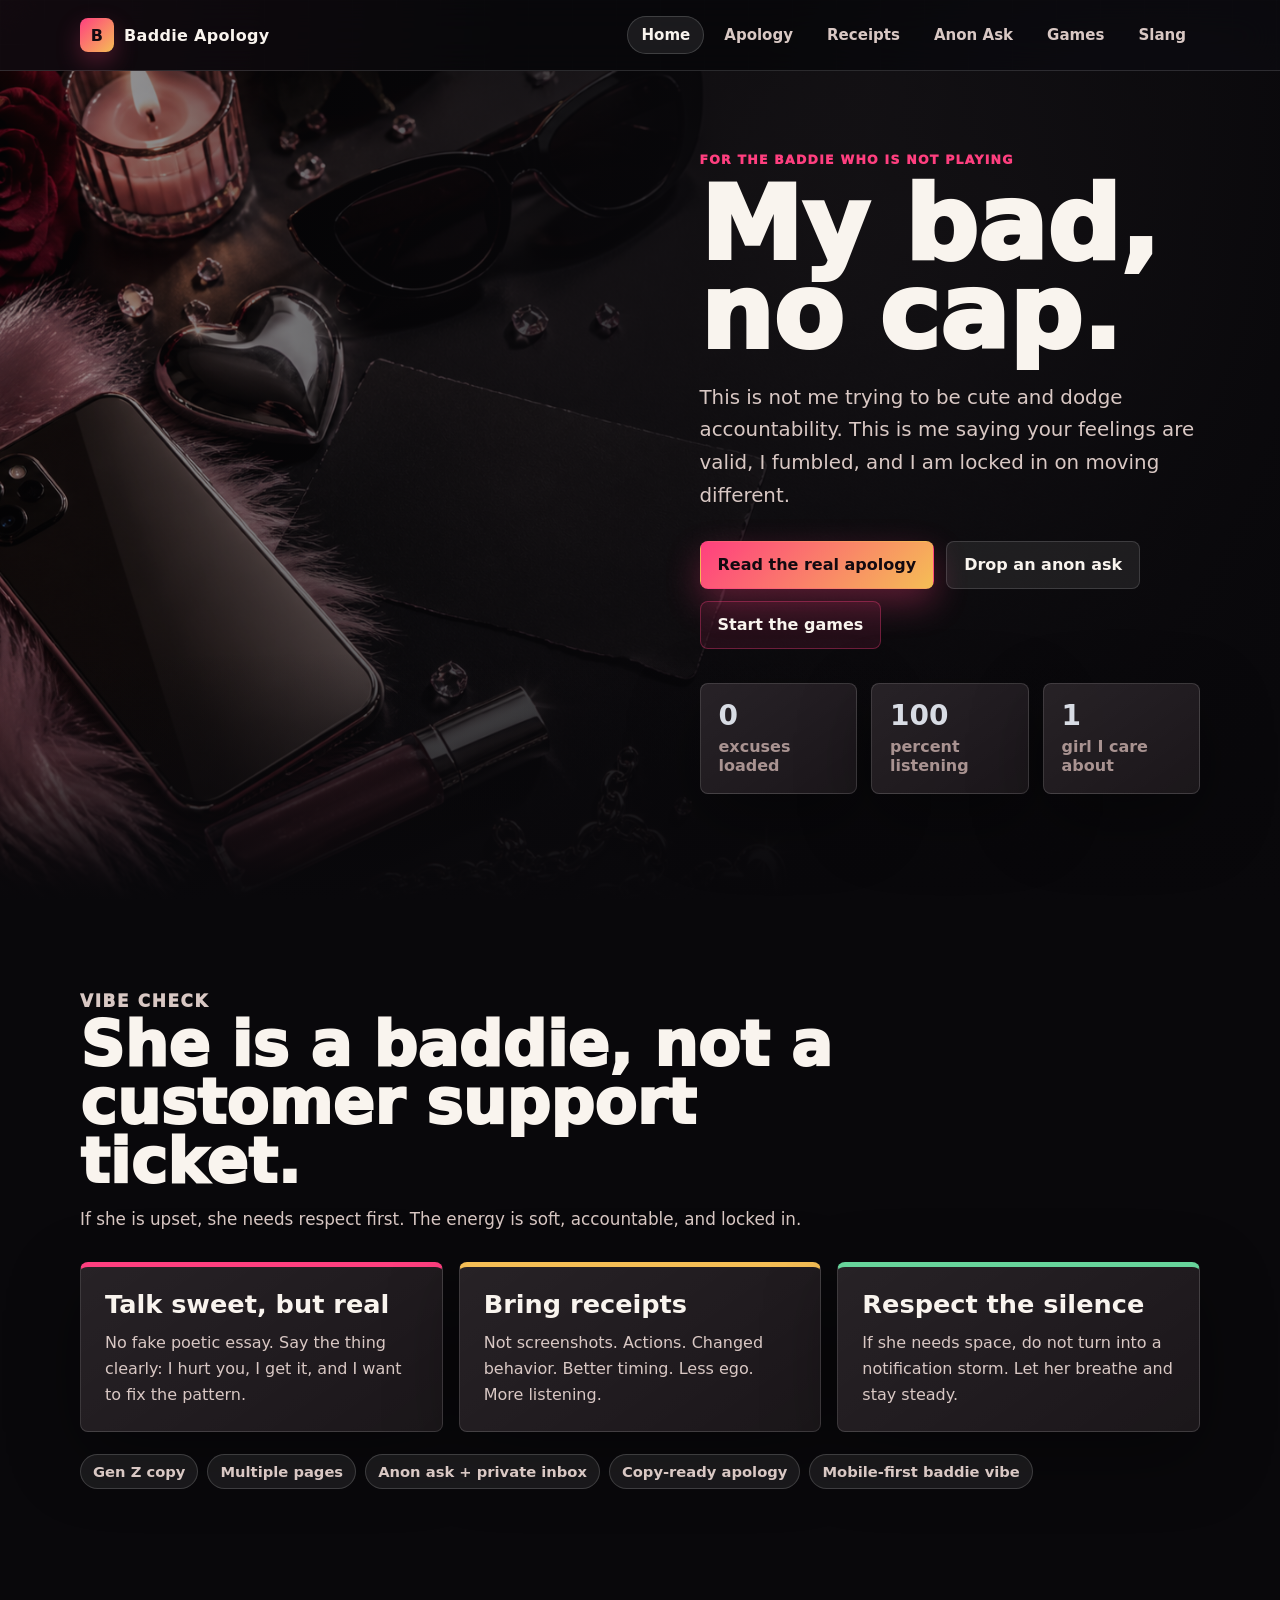
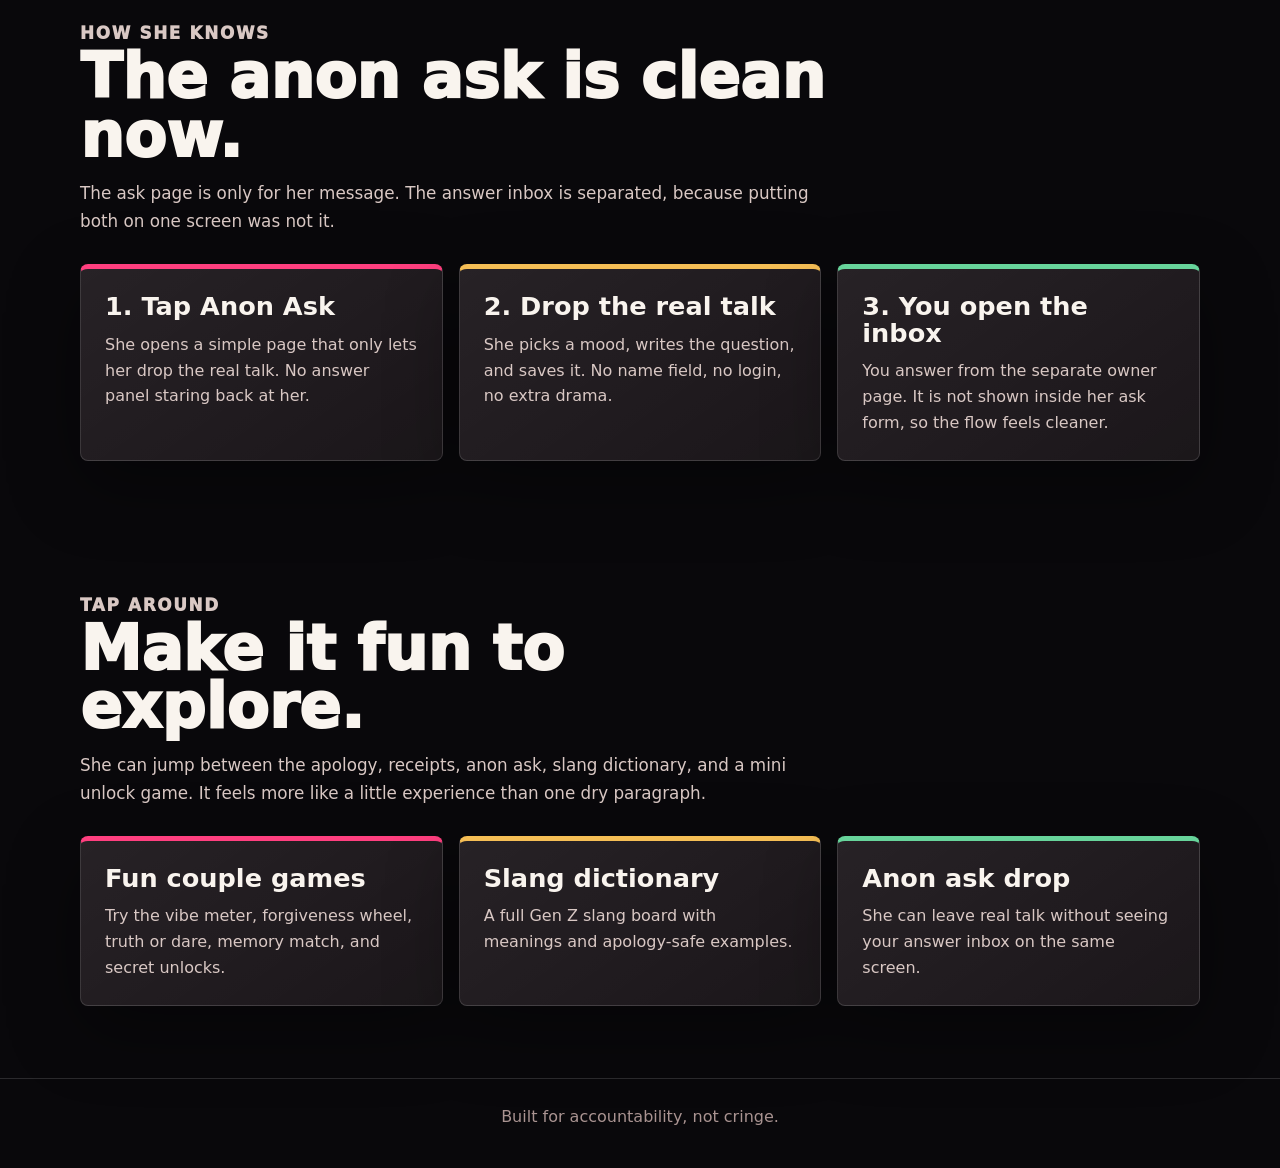
<file: index.html>
<!doctype html>
<html lang="en">
  <head>
    <meta charset="utf-8">
    <meta name="viewport" content="width=device-width, initial-scale=1">
    <title>Baddie Apology</title>
    <link rel="icon" type="image/svg+xml" href="favicon.svg">
    <link rel="stylesheet" href="styles.css">
  </head>
  <body>
    <header class="site-header">
      <div class="nav-wrap">
        <a class="brand" href="index.html"><span class="brand-mark">B</span>Baddie Apology</a>
        <nav class="nav-links" aria-label="Main navigation">
          <a class="active" href="index.html">Home</a>
          <a href="apology.html">Apology</a>
          <a href="receipts.html">Receipts</a>
          <a href="questions.html">Anon Ask</a>
          <a href="explore.html">Games</a>
          <a href="slang.html">Slang</a>
        </nav>
      </div>
    </header>

    <section class="hero">
      <div class="hero-inner hero-grid">
        <div class="hero-copy">
          <p class="eyebrow">For the baddie who is not playing</p>
          <h1>My bad, no cap.</h1>
          <p class="lead">
            This is not me trying to be cute and dodge accountability. This is me saying your feelings are valid,
            I fumbled, and I am locked in on moving different.
          </p>
          <div class="actions">
            <a class="button button-primary" href="apology.html">Read the real apology</a>
            <a class="button button-secondary" href="questions.html">Drop an anon ask</a>
            <a class="button button-ghost" href="explore.html">Start the games</a>
          </div>
          <div class="stat-strip">
            <div class="stat glass"><strong>0</strong><span>excuses loaded</span></div>
            <div class="stat glass"><strong>100</strong><span>percent listening</span></div>
            <div class="stat glass"><strong>1</strong><span>girl I care about</span></div>
          </div>
        </div>
      </div>
    </section>

    <main>
      <section class="section">
        <div class="wrap">
          <div class="section-head">
            <p class="eyebrow">Vibe check</p>
            <h2>She is a baddie, not a customer support ticket.</h2>
            <p>
              If she is upset, she needs respect first. The energy is soft, accountable, and locked in.
            </p>
          </div>

          <div class="grid-3">
            <article class="card kiss">
              <h3>Talk sweet, but real</h3>
              <p>No fake poetic essay. Say the thing clearly: I hurt you, I get it, and I want to fix the pattern.</p>
            </article>
            <article class="card receipt">
              <h3>Bring receipts</h3>
              <p>Not screenshots. Actions. Changed behavior. Better timing. Less ego. More listening.</p>
            </article>
            <article class="card locked">
              <h3>Respect the silence</h3>
              <p>If she needs space, do not turn into a notification storm. Let her breathe and stay steady.</p>
            </article>
          </div>

          <div class="pill-list" aria-label="Site features">
            <span class="pill">Gen Z copy</span>
            <span class="pill">Multiple pages</span>
            <span class="pill">Anon ask + private inbox</span>
            <span class="pill">Copy-ready apology</span>
            <span class="pill">Mobile-first baddie vibe</span>
          </div>
        </div>
      </section>

      <section class="section section-tight">
        <div class="wrap">
          <div class="section-head">
            <p class="eyebrow">How she knows</p>
            <h2>The anon ask is clean now.</h2>
            <p>
              The ask page is only for her message. The answer inbox is separated, because putting both on one screen was not it.
            </p>
          </div>

          <div class="grid-3">
            <article class="card kiss">
              <h3>1. Tap Anon Ask</h3>
              <p>She opens a simple page that only lets her drop the real talk. No answer panel staring back at her.</p>
            </article>
            <article class="card receipt">
              <h3>2. Drop the real talk</h3>
              <p>She picks a mood, writes the question, and saves it. No name field, no login, no extra drama.</p>
            </article>
            <article class="card locked">
              <h3>3. You open the inbox</h3>
              <p>You answer from the separate owner page. It is not shown inside her ask form, so the flow feels cleaner.</p>
            </article>
          </div>
        </div>
      </section>

      <section class="section section-tight">
        <div class="wrap">
          <div class="section-head">
            <p class="eyebrow">Tap around</p>
            <h2>Make it fun to explore.</h2>
            <p>
              She can jump between the apology, receipts, anon ask, slang dictionary, and a mini unlock game.
              It feels more like a little experience than one dry paragraph.
            </p>
          </div>

          <div class="grid-3">
            <a class="card route-card kiss" href="explore.html">
              <h3>Fun couple games</h3>
              <p>Try the vibe meter, forgiveness wheel, truth or dare, memory match, and secret unlocks.</p>
            </a>
            <a class="card route-card receipt" href="slang.html">
              <h3>Slang dictionary</h3>
              <p>A full Gen Z slang board with meanings and apology-safe examples.</p>
            </a>
            <a class="card route-card locked" href="questions.html">
              <h3>Anon ask drop</h3>
              <p>She can leave real talk without seeing your answer inbox on the same screen.</p>
            </a>
          </div>
        </div>
      </section>
    </main>

    <footer class="footer">Built for accountability, not cringe.</footer>
    <script src="app.js"></script>
  </body>
</html>
</file>
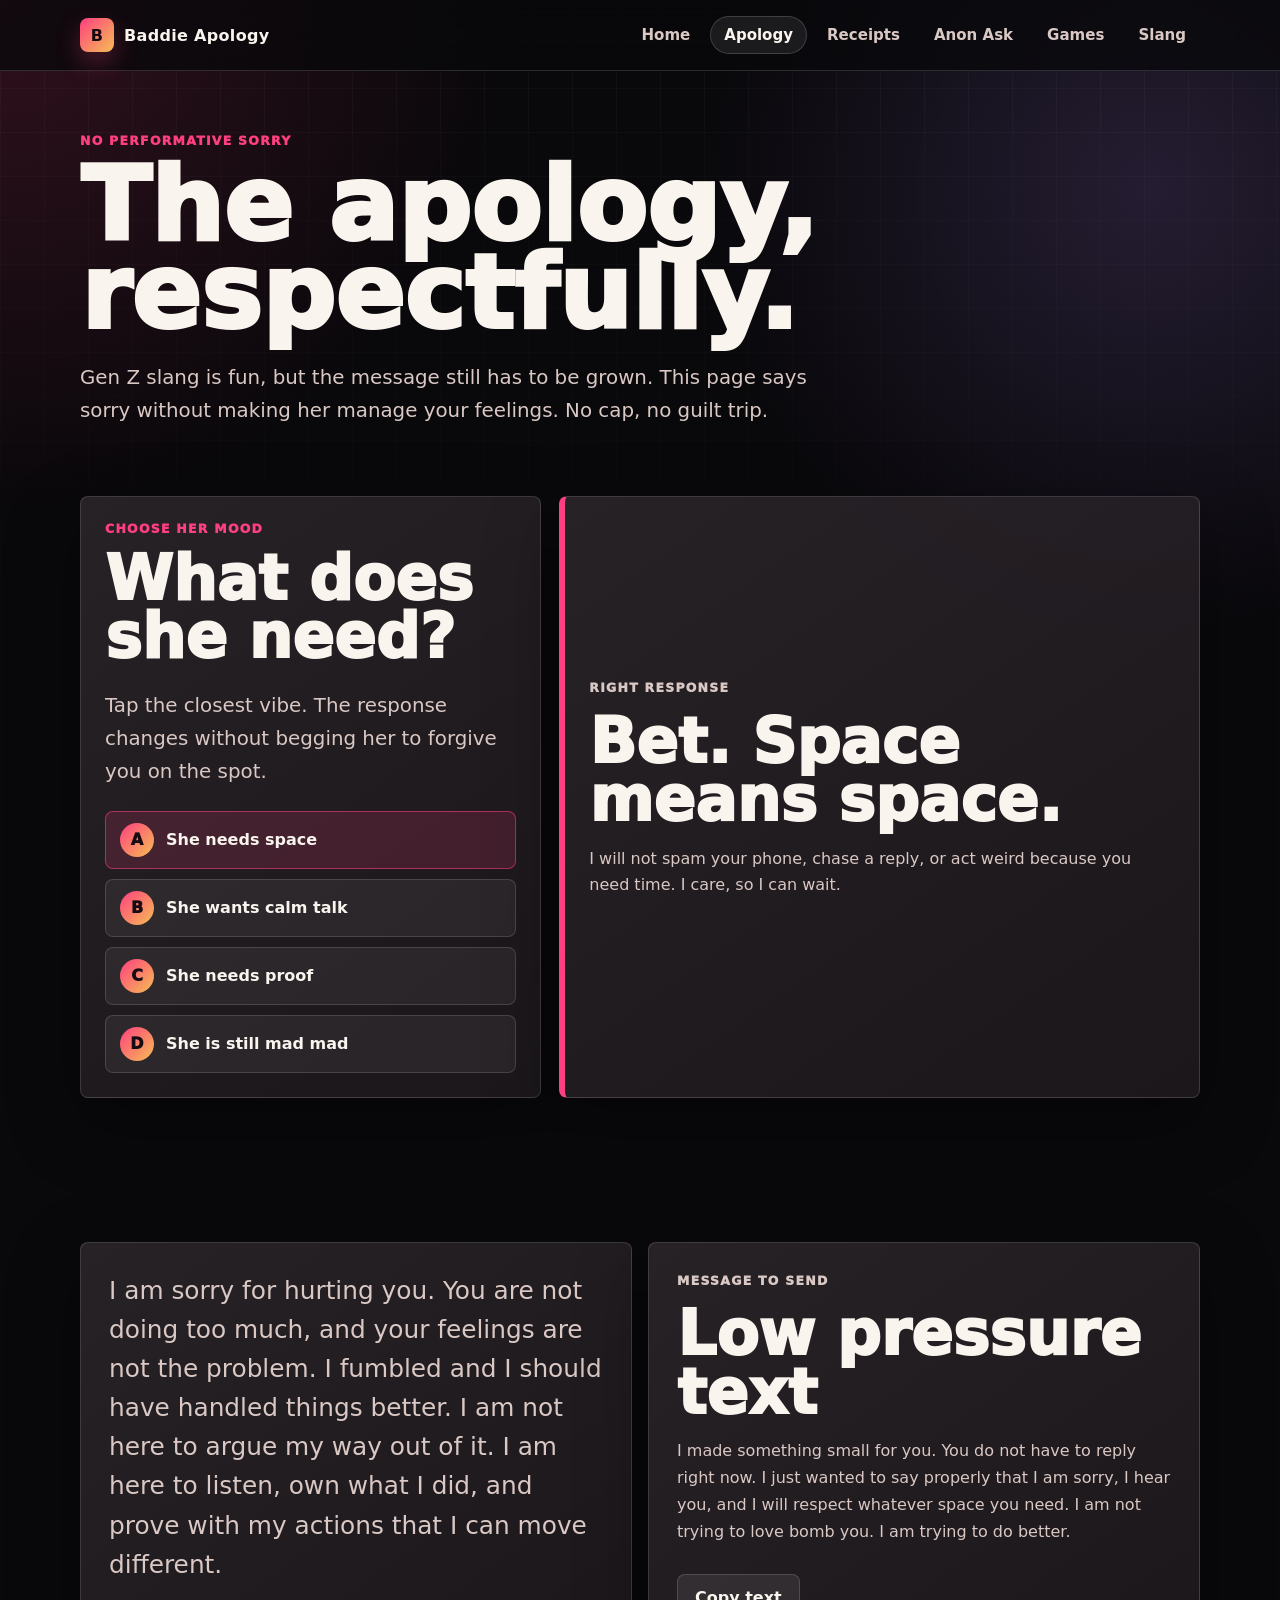
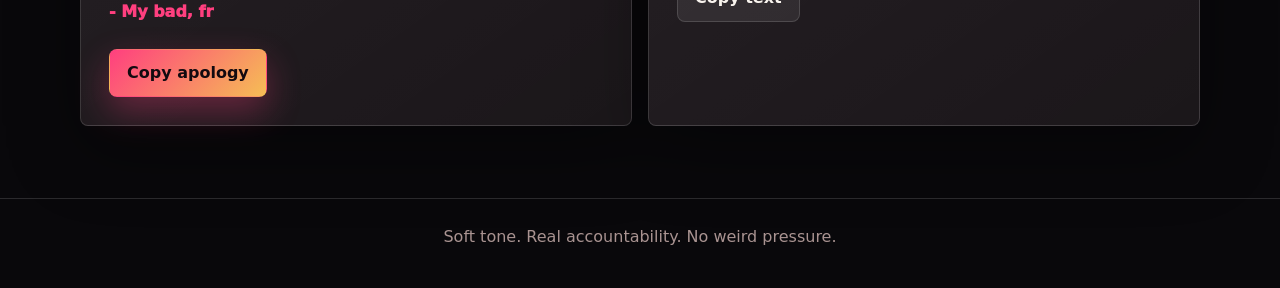
<file: apology.html>
<!doctype html>
<html lang="en">
  <head>
    <meta charset="utf-8">
    <meta name="viewport" content="width=device-width, initial-scale=1">
    <title>Apology | Baddie Apology</title>
    <link rel="icon" type="image/svg+xml" href="favicon.svg">
    <link rel="stylesheet" href="styles.css">
  </head>
  <body>
    <header class="site-header">
      <div class="nav-wrap">
        <a class="brand" href="index.html"><span class="brand-mark">B</span>Baddie Apology</a>
        <nav class="nav-links" aria-label="Main navigation">
          <a href="index.html">Home</a>
          <a class="active" href="apology.html">Apology</a>
          <a href="receipts.html">Receipts</a>
          <a href="questions.html">Anon Ask</a>
          <a href="explore.html">Games</a>
          <a href="slang.html">Slang</a>
        </nav>
      </div>
    </header>

    <main>
      <section class="page-hero">
        <div class="wrap">
          <p class="eyebrow">No performative sorry</p>
          <h1>The apology, respectfully.</h1>
          <p class="lead">
            Gen Z slang is fun, but the message still has to be grown. This page says sorry without making her manage your feelings. No cap, no guilt trip.
          </p>
        </div>
      </section>

      <section class="section section-tight">
        <div class="wrap vibe-layout">
          <div class="choice-panel glass">
            <p class="eyebrow">Choose her mood</p>
            <h2>What does she need?</h2>
            <p class="lead">Tap the closest vibe. The response changes without begging her to forgive you on the spot.</p>
            <div class="choice-buttons">
              <button class="choice-button active" type="button" data-choice="space"><span>A</span>She needs space</button>
              <button class="choice-button" type="button" data-choice="talk"><span>B</span>She wants calm talk</button>
              <button class="choice-button" type="button" data-choice="proof"><span>C</span>She needs proof</button>
              <button class="choice-button" type="button" data-choice="angry"><span>D</span>She is still mad mad</button>
            </div>
          </div>

          <div class="response-panel glass" aria-live="polite">
            <p class="eyebrow">Right response</p>
            <h2 id="responseTitle">Bet. Space means space.</h2>
            <p id="responseText">
              I will not spam your phone, chase a reply, or act weird because you need time. I care, so I can wait.
            </p>
          </div>
        </div>
      </section>

      <section class="section">
        <div class="wrap grid-2">
          <article class="note-panel big">
            <p id="mainApology">
              I am sorry for hurting you. You are not doing too much, and your feelings are not the problem.
              I fumbled and I should have handled things better. I am not here to argue my way out of it.
              I am here to listen, own what I did, and prove with my actions that I can move different.
            </p>
            <div class="signature">- My bad, fr</div>
            <div class="button-row">
              <button class="button button-primary" type="button" data-copy-target="#mainApology" data-copy-status="#copyStatus">Copy apology</button>
              <span class="toast" id="copyStatus"></span>
            </div>
          </article>

          <article class="note-panel">
            <p class="eyebrow">Message to send</p>
            <h2>Low pressure text</h2>
            <p id="textMessage">
              I made something small for you. You do not have to reply right now. I just wanted to say properly that I am sorry,
              I hear you, and I will respect whatever space you need. I am not trying to love bomb you. I am trying to do better.
            </p>
            <div class="button-row">
              <button class="button button-secondary" type="button" data-copy-target="#textMessage" data-copy-status="#textStatus">Copy text</button>
              <span class="toast" id="textStatus"></span>
            </div>
          </article>
        </div>
      </section>
    </main>

    <footer class="footer">Soft tone. Real accountability. No weird pressure.</footer>
    <script src="app.js"></script>
  </body>
</html>
</file>
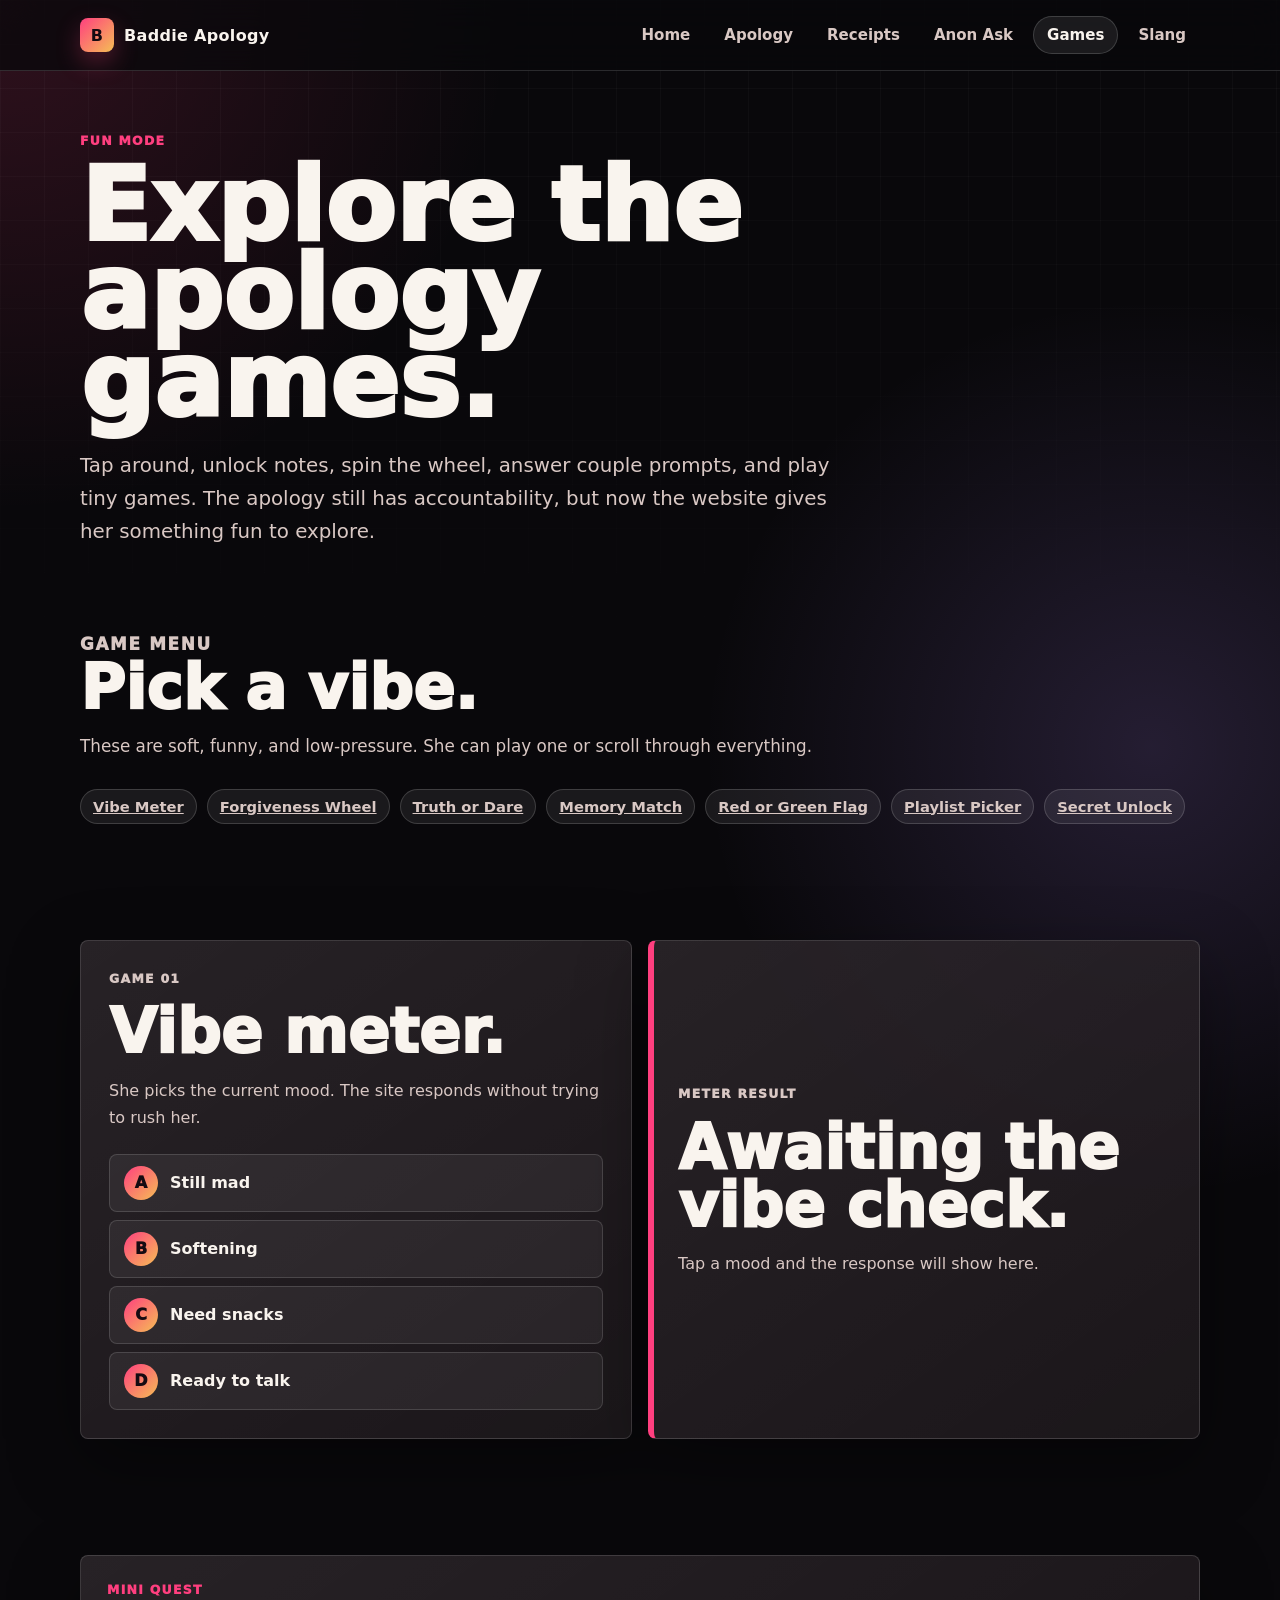
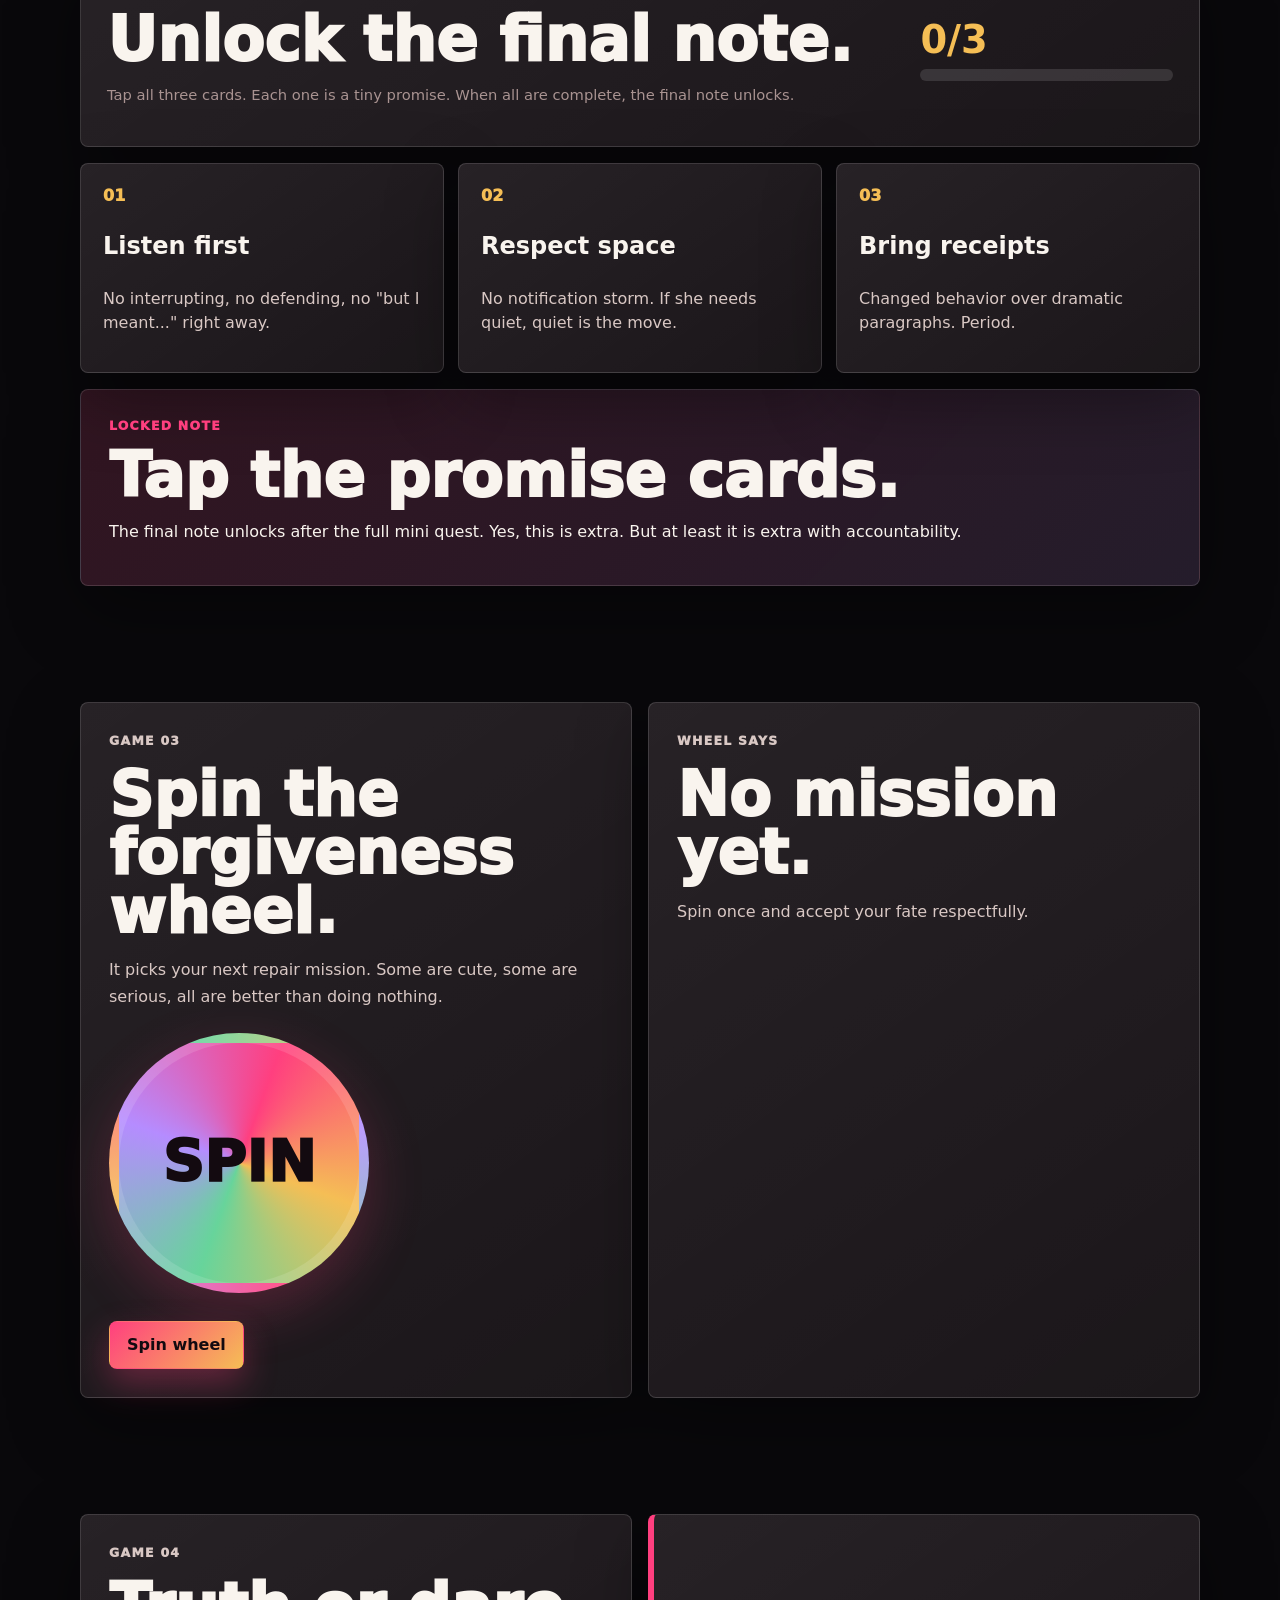
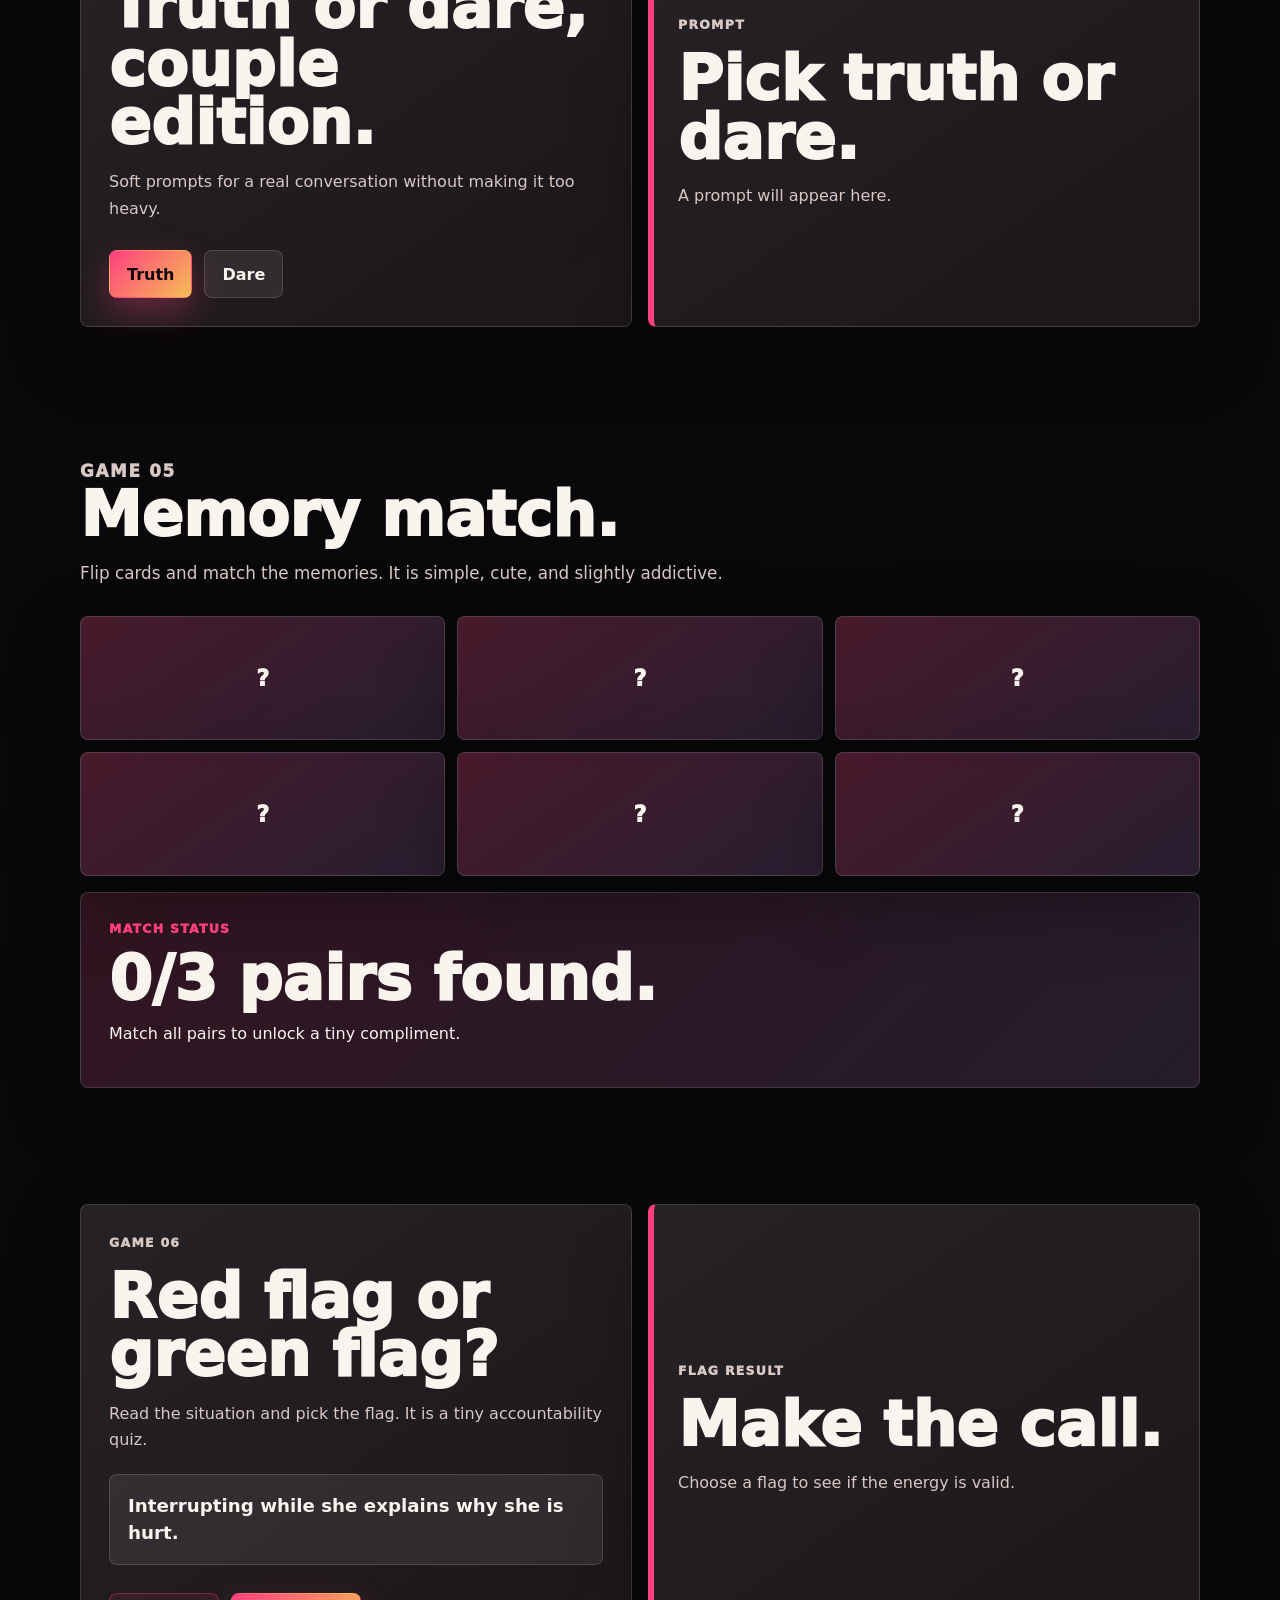
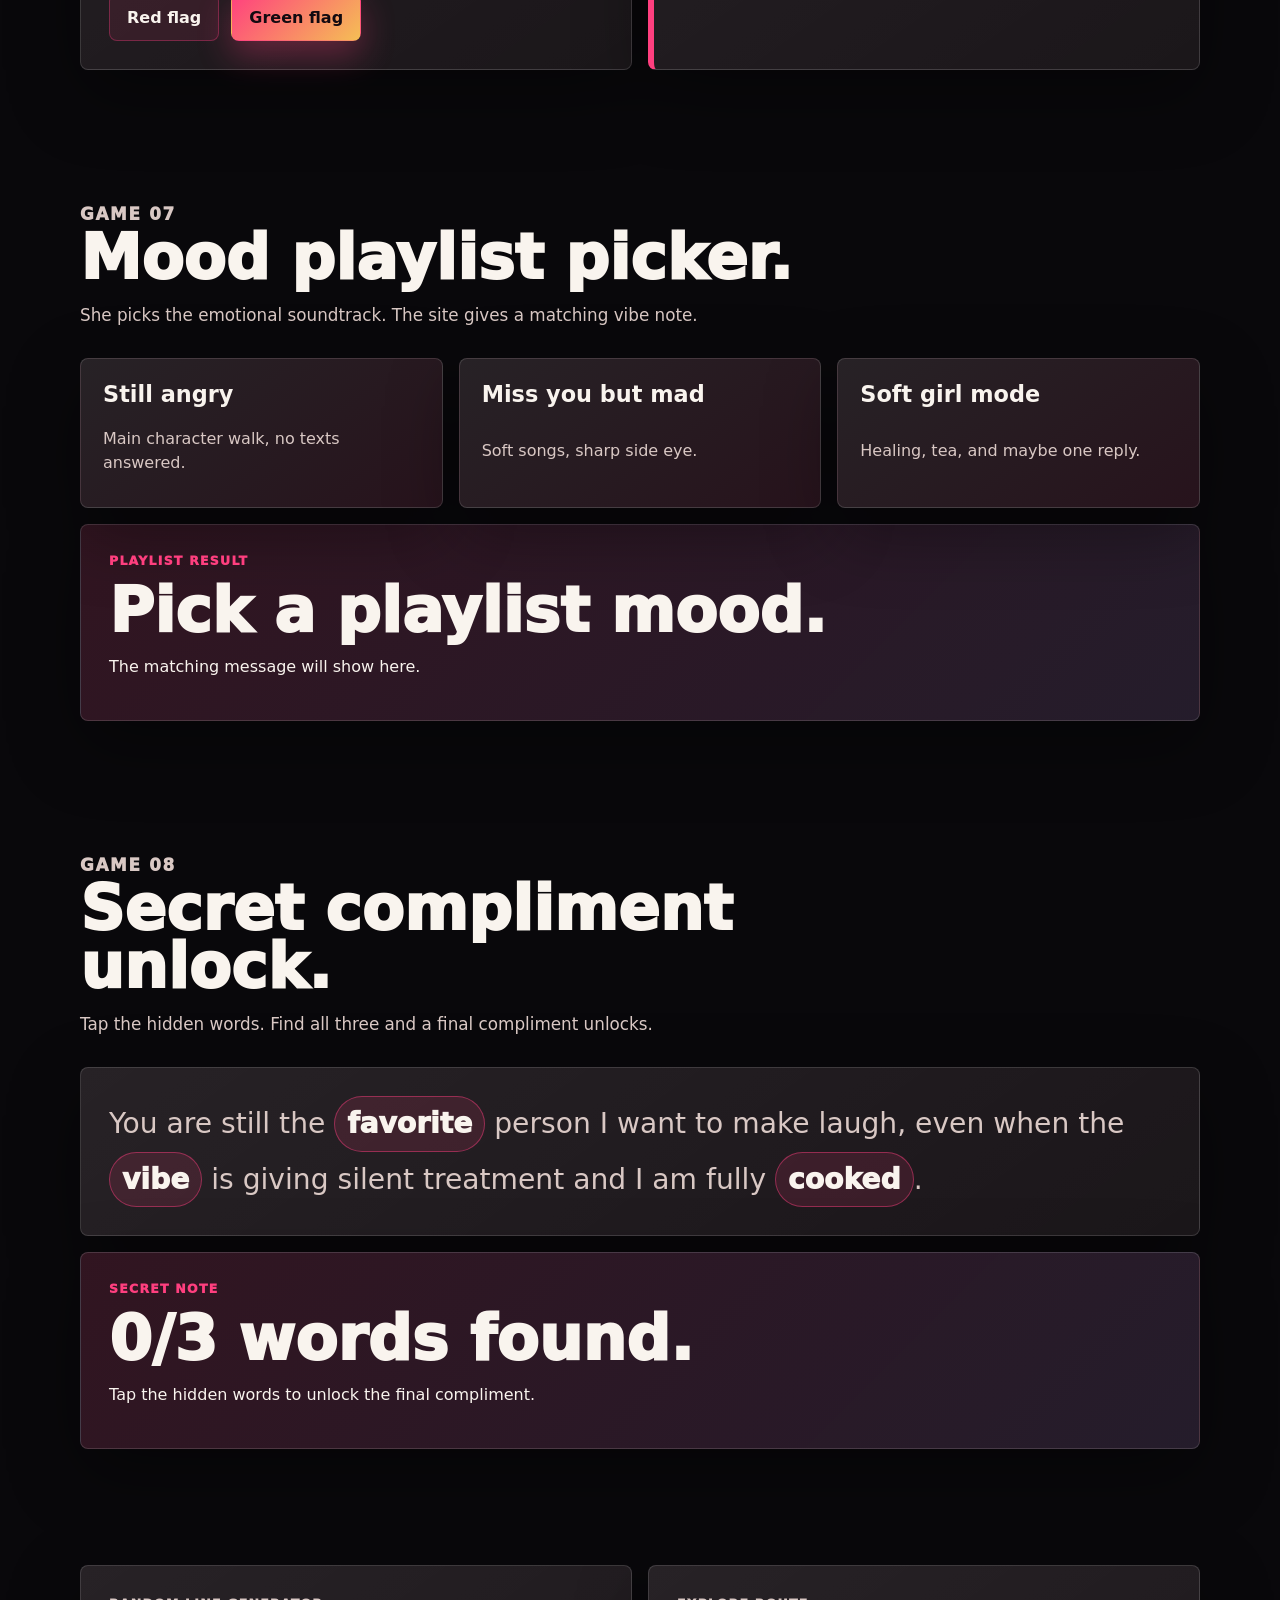
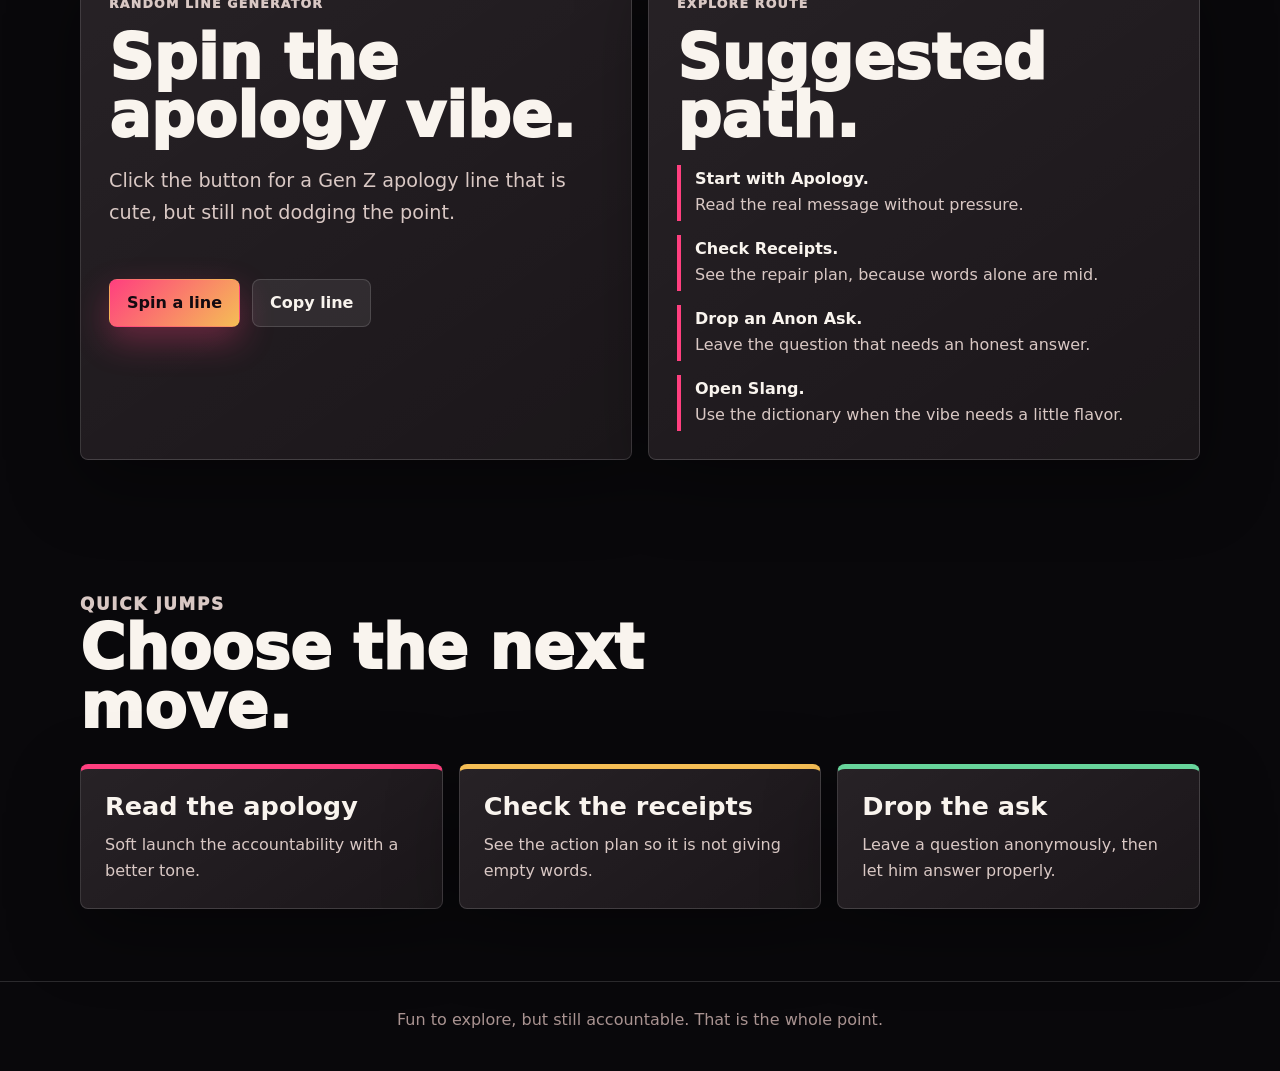
<file: explore.html>
<!doctype html>
<html lang="en">
  <head>
    <meta charset="utf-8">
    <meta name="viewport" content="width=device-width, initial-scale=1">
    <title>Explore | Baddie Apology</title>
    <link rel="icon" type="image/svg+xml" href="favicon.svg">
    <link rel="stylesheet" href="styles.css">
  </head>
  <body>
    <header class="site-header">
      <div class="nav-wrap">
        <a class="brand" href="index.html"><span class="brand-mark">B</span>Baddie Apology</a>
        <nav class="nav-links" aria-label="Main navigation">
          <a href="index.html">Home</a>
          <a href="apology.html">Apology</a>
          <a href="receipts.html">Receipts</a>
          <a href="questions.html">Anon Ask</a>
          <a class="active" href="explore.html">Games</a>
          <a href="slang.html">Slang</a>
        </nav>
      </div>
    </header>

    <main>
      <section class="page-hero">
        <div class="wrap">
          <p class="eyebrow">Fun mode</p>
          <h1>Explore the apology games.</h1>
          <p class="lead">
            Tap around, unlock notes, spin the wheel, answer couple prompts, and play tiny games. The apology still has accountability,
            but now the website gives her something fun to explore.
          </p>
        </div>
      </section>

      <section class="section section-tight">
        <div class="wrap">
          <div class="section-head">
            <p class="eyebrow">Game menu</p>
            <h2>Pick a vibe.</h2>
            <p>These are soft, funny, and low-pressure. She can play one or scroll through everything.</p>
          </div>
          <div class="game-menu">
            <a class="pill" href="#vibe-meter">Vibe Meter</a>
            <a class="pill" href="#forgiveness-wheel">Forgiveness Wheel</a>
            <a class="pill" href="#truth-dare">Truth or Dare</a>
            <a class="pill" href="#memory-match">Memory Match</a>
            <a class="pill" href="#flag-game">Red or Green Flag</a>
            <a class="pill" href="#playlist-picker">Playlist Picker</a>
            <a class="pill" href="#secret-unlock">Secret Unlock</a>
          </div>
        </div>
      </section>

      <section class="section section-tight" id="vibe-meter">
        <div class="wrap grid-2">
          <article class="note-panel">
            <p class="eyebrow">Game 01</p>
            <h2>Vibe meter.</h2>
            <p>She picks the current mood. The site responds without trying to rush her.</p>
            <div class="choice-buttons compact">
              <button class="choice-button" type="button" data-vibe="mad"><span>A</span>Still mad</button>
              <button class="choice-button" type="button" data-vibe="soft"><span>B</span>Softening</button>
              <button class="choice-button" type="button" data-vibe="snacks"><span>C</span>Need snacks</button>
              <button class="choice-button" type="button" data-vibe="talk"><span>D</span>Ready to talk</button>
            </div>
          </article>
          <article class="response-panel glass">
            <p class="eyebrow">Meter result</p>
            <h2 id="vibeTitle">Awaiting the vibe check.</h2>
            <p id="vibeText">Tap a mood and the response will show here.</p>
          </article>
        </div>
      </section>

      <section class="section section-tight">
        <div class="wrap">
          <div class="quest-head glass">
            <div>
              <p class="eyebrow">Mini quest</p>
              <h2>Unlock the final note.</h2>
              <p class="hint">Tap all three cards. Each one is a tiny promise. When all are complete, the final note unlocks.</p>
            </div>
            <div class="quest-progress" aria-label="Quest progress">
              <strong id="questCount">0/3</strong>
              <div class="progress-track"><div class="progress-fill" id="questProgress"></div></div>
            </div>
          </div>

          <div class="quest-grid">
            <button class="quest-card" type="button" data-quest="listen">
              <span>01</span>
              <strong>Listen first</strong>
              <em>No interrupting, no defending, no "but I meant..." right away.</em>
            </button>
            <button class="quest-card" type="button" data-quest="space">
              <span>02</span>
              <strong>Respect space</strong>
              <em>No notification storm. If she needs quiet, quiet is the move.</em>
            </button>
            <button class="quest-card" type="button" data-quest="receipts">
              <span>03</span>
              <strong>Bring receipts</strong>
              <em>Changed behavior over dramatic paragraphs. Period.</em>
            </button>
          </div>

          <div class="unlock-panel locked" id="unlockPanel">
            <p class="eyebrow">Locked note</p>
            <h2 id="unlockTitle">Tap the promise cards.</h2>
            <p id="unlockText">
              The final note unlocks after the full mini quest. Yes, this is extra. But at least it is extra with accountability.
            </p>
          </div>
        </div>
      </section>

      <section class="section section-tight" id="forgiveness-wheel">
        <div class="wrap grid-2">
          <article class="note-panel">
            <p class="eyebrow">Game 03</p>
            <h2>Spin the forgiveness wheel.</h2>
            <p>It picks your next repair mission. Some are cute, some are serious, all are better than doing nothing.</p>
            <div class="wheel-face" id="wheelFace">SPIN</div>
            <div class="button-row">
              <button class="button button-primary" type="button" id="spinWheel">Spin wheel</button>
            </div>
          </article>
          <article class="note-panel">
            <p class="eyebrow">Wheel says</p>
            <h2 id="wheelTitle">No mission yet.</h2>
            <p id="wheelText">Spin once and accept your fate respectfully.</p>
          </article>
        </div>
      </section>

      <section class="section section-tight" id="truth-dare">
        <div class="wrap grid-2">
          <article class="note-panel">
            <p class="eyebrow">Game 04</p>
            <h2>Truth or dare, couple edition.</h2>
            <p>Soft prompts for a real conversation without making it too heavy.</p>
            <div class="button-row">
              <button class="button button-primary" type="button" id="truthButton">Truth</button>
              <button class="button button-secondary" type="button" id="dareButton">Dare</button>
            </div>
          </article>
          <article class="response-panel glass">
            <p class="eyebrow">Prompt</p>
            <h2 id="truthDareTitle">Pick truth or dare.</h2>
            <p id="truthDareText">A prompt will appear here.</p>
          </article>
        </div>
      </section>

      <section class="section section-tight" id="memory-match">
        <div class="wrap">
          <div class="section-head">
            <p class="eyebrow">Game 05</p>
            <h2>Memory match.</h2>
            <p>Flip cards and match the memories. It is simple, cute, and slightly addictive.</p>
          </div>
          <div class="memory-board" id="memoryBoard">
            <button class="memory-card" type="button" data-memory="laugh">?</button>
            <button class="memory-card" type="button" data-memory="date">?</button>
            <button class="memory-card" type="button" data-memory="laugh">?</button>
            <button class="memory-card" type="button" data-memory="song">?</button>
            <button class="memory-card" type="button" data-memory="date">?</button>
            <button class="memory-card" type="button" data-memory="song">?</button>
          </div>
          <div class="unlock-panel" id="memoryStatus">
            <p class="eyebrow">Match status</p>
            <h2>0/3 pairs found.</h2>
            <p>Match all pairs to unlock a tiny compliment.</p>
          </div>
        </div>
      </section>

      <section class="section section-tight" id="flag-game">
        <div class="wrap grid-2">
          <article class="note-panel">
            <p class="eyebrow">Game 06</p>
            <h2>Red flag or green flag?</h2>
            <p>Read the situation and pick the flag. It is a tiny accountability quiz.</p>
            <div class="flag-scenario" id="flagScenario">Interrupting while she explains why she is hurt.</div>
            <div class="button-row">
              <button class="button button-ghost" type="button" data-flag-pick="red">Red flag</button>
              <button class="button button-primary" type="button" data-flag-pick="green">Green flag</button>
            </div>
          </article>
          <article class="response-panel glass">
            <p class="eyebrow">Flag result</p>
            <h2 id="flagTitle">Make the call.</h2>
            <p id="flagText">Choose a flag to see if the energy is valid.</p>
          </article>
        </div>
      </section>

      <section class="section section-tight" id="playlist-picker">
        <div class="wrap">
          <div class="section-head">
            <p class="eyebrow">Game 07</p>
            <h2>Mood playlist picker.</h2>
            <p>She picks the emotional soundtrack. The site gives a matching vibe note.</p>
          </div>
          <div class="grid-3">
            <button class="playlist-card" type="button" data-playlist="angry">
              <strong>Still angry</strong><span>Main character walk, no texts answered.</span>
            </button>
            <button class="playlist-card" type="button" data-playlist="miss">
              <strong>Miss you but mad</strong><span>Soft songs, sharp side eye.</span>
            </button>
            <button class="playlist-card" type="button" data-playlist="soft">
              <strong>Soft girl mode</strong><span>Healing, tea, and maybe one reply.</span>
            </button>
          </div>
          <div class="unlock-panel" id="playlistResult">
            <p class="eyebrow">Playlist result</p>
            <h2>Pick a playlist mood.</h2>
            <p>The matching message will show here.</p>
          </div>
        </div>
      </section>

      <section class="section section-tight" id="secret-unlock">
        <div class="wrap">
          <div class="section-head">
            <p class="eyebrow">Game 08</p>
            <h2>Secret compliment unlock.</h2>
            <p>Tap the hidden words. Find all three and a final compliment unlocks.</p>
          </div>
          <div class="secret-line note-panel">
            <p>
              You are still the <button type="button" class="secret-word" data-secret="favorite">favorite</button>
              person I want to make laugh, even when the
              <button type="button" class="secret-word" data-secret="vibe">vibe</button>
              is giving silent treatment and I am fully
              <button type="button" class="secret-word" data-secret="cooked">cooked</button>.
            </p>
          </div>
          <div class="unlock-panel locked" id="secretPanel">
            <p class="eyebrow">Secret note</p>
            <h2 id="secretTitle">0/3 words found.</h2>
            <p id="secretText">Tap the hidden words to unlock the final compliment.</p>
          </div>
        </div>
      </section>

      <section class="section section-tight">
        <div class="wrap grid-2">
          <article class="note-panel spin-panel">
            <p class="eyebrow">Random line generator</p>
            <h2>Spin the apology vibe.</h2>
            <p id="randomLine">
              Click the button for a Gen Z apology line that is cute, but still not dodging the point.
            </p>
            <div class="button-row">
              <button class="button button-primary" type="button" id="spinLine">Spin a line</button>
              <button class="button button-secondary" type="button" data-copy-target="#randomLine" data-copy-status="#spinStatus">Copy line</button>
            </div>
            <div class="toast" id="spinStatus"></div>
          </article>

          <article class="note-panel">
            <p class="eyebrow">Explore route</p>
            <h2>Suggested path.</h2>
            <ol class="step-list">
              <li><strong>Start with Apology.</strong><span>Read the real message without pressure.</span></li>
              <li><strong>Check Receipts.</strong><span>See the repair plan, because words alone are mid.</span></li>
              <li><strong>Drop an Anon Ask.</strong><span>Leave the question that needs an honest answer.</span></li>
              <li><strong>Open Slang.</strong><span>Use the dictionary when the vibe needs a little flavor.</span></li>
            </ol>
          </article>
        </div>
      </section>

      <section class="section section-tight">
        <div class="wrap">
          <div class="section-head">
            <p class="eyebrow">Quick jumps</p>
            <h2>Choose the next move.</h2>
          </div>
          <div class="grid-3">
            <a class="card route-card kiss" href="apology.html">
              <h3>Read the apology</h3>
              <p>Soft launch the accountability with a better tone.</p>
            </a>
            <a class="card route-card receipt" href="receipts.html">
              <h3>Check the receipts</h3>
              <p>See the action plan so it is not giving empty words.</p>
            </a>
            <a class="card route-card locked" href="questions.html">
              <h3>Drop the ask</h3>
              <p>Leave a question anonymously, then let him answer properly.</p>
            </a>
          </div>
        </div>
      </section>
    </main>

    <footer class="footer">Fun to explore, but still accountable. That is the whole point.</footer>
    <script src="app.js"></script>
  </body>
</html>
</file>
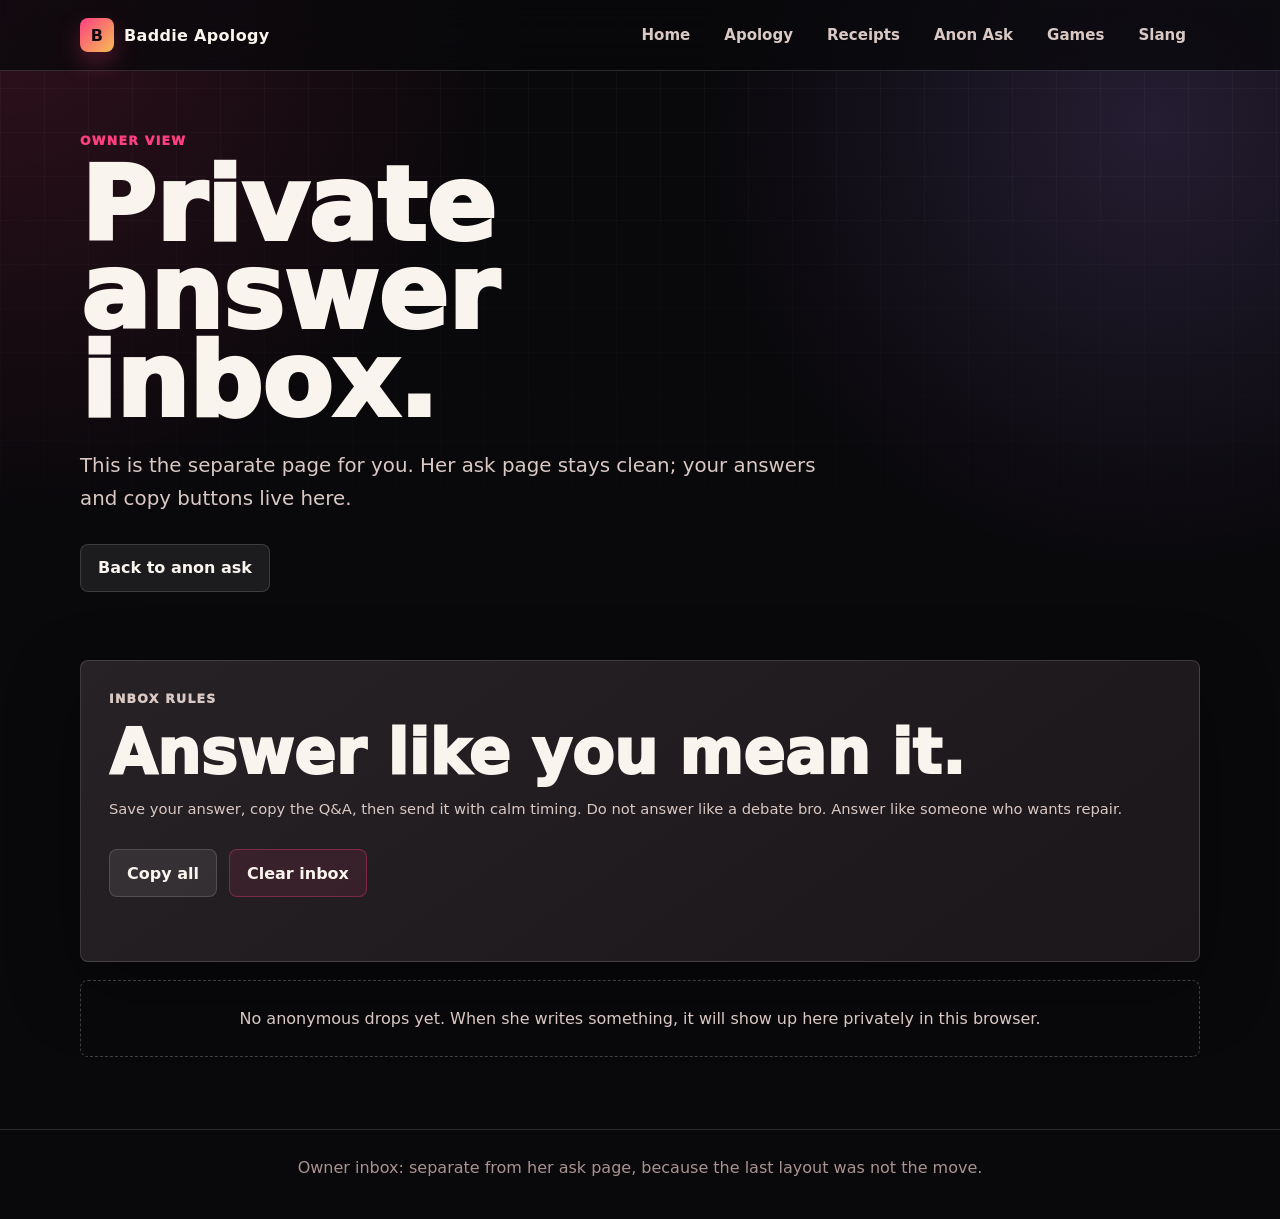
<file: inbox.html>
<!doctype html>
<html lang="en">
  <head>
    <meta charset="utf-8">
    <meta name="viewport" content="width=device-width, initial-scale=1">
    <title>Owner Inbox | Baddie Apology</title>
    <link rel="icon" type="image/svg+xml" href="favicon.svg">
    <link rel="stylesheet" href="styles.css">
  </head>
  <body>
    <header class="site-header">
      <div class="nav-wrap">
        <a class="brand" href="index.html"><span class="brand-mark">B</span>Baddie Apology</a>
        <nav class="nav-links" aria-label="Main navigation">
          <a href="index.html">Home</a>
          <a href="apology.html">Apology</a>
          <a href="receipts.html">Receipts</a>
          <a href="questions.html">Anon Ask</a>
          <a href="explore.html">Games</a>
          <a href="slang.html">Slang</a>
        </nav>
      </div>
    </header>

    <main>
      <section class="page-hero">
        <div class="wrap">
          <p class="eyebrow">Owner view</p>
          <h1>Private answer inbox.</h1>
          <p class="lead">
            This is the separate page for you. Her ask page stays clean; your answers and copy buttons live here.
          </p>
          <div class="actions">
            <a class="button button-secondary" href="questions.html">Back to anon ask</a>
          </div>
        </div>
      </section>

      <section class="section section-tight">
        <div class="wrap">
          <div class="note-panel">
            <p class="eyebrow">Inbox rules</p>
            <h2>Answer like you mean it.</h2>
            <p class="hint">
              Save your answer, copy the Q&A, then send it with calm timing. Do not answer like a debate bro. Answer like someone who wants repair.
            </p>
            <div class="button-row">
              <button class="button button-secondary" type="button" id="exportQuestions">Copy all</button>
              <button class="button button-ghost" type="button" id="clearQuestions">Clear inbox</button>
            </div>
            <div class="toast" id="formToast" aria-live="polite"></div>
          </div>

          <div class="qa-list inbox-list" id="questionList"></div>
        </div>
      </section>
    </main>

    <footer class="footer">Owner inbox: separate from her ask page, because the last layout was not the move.</footer>
    <script src="app.js"></script>
  </body>
</html>
</file>
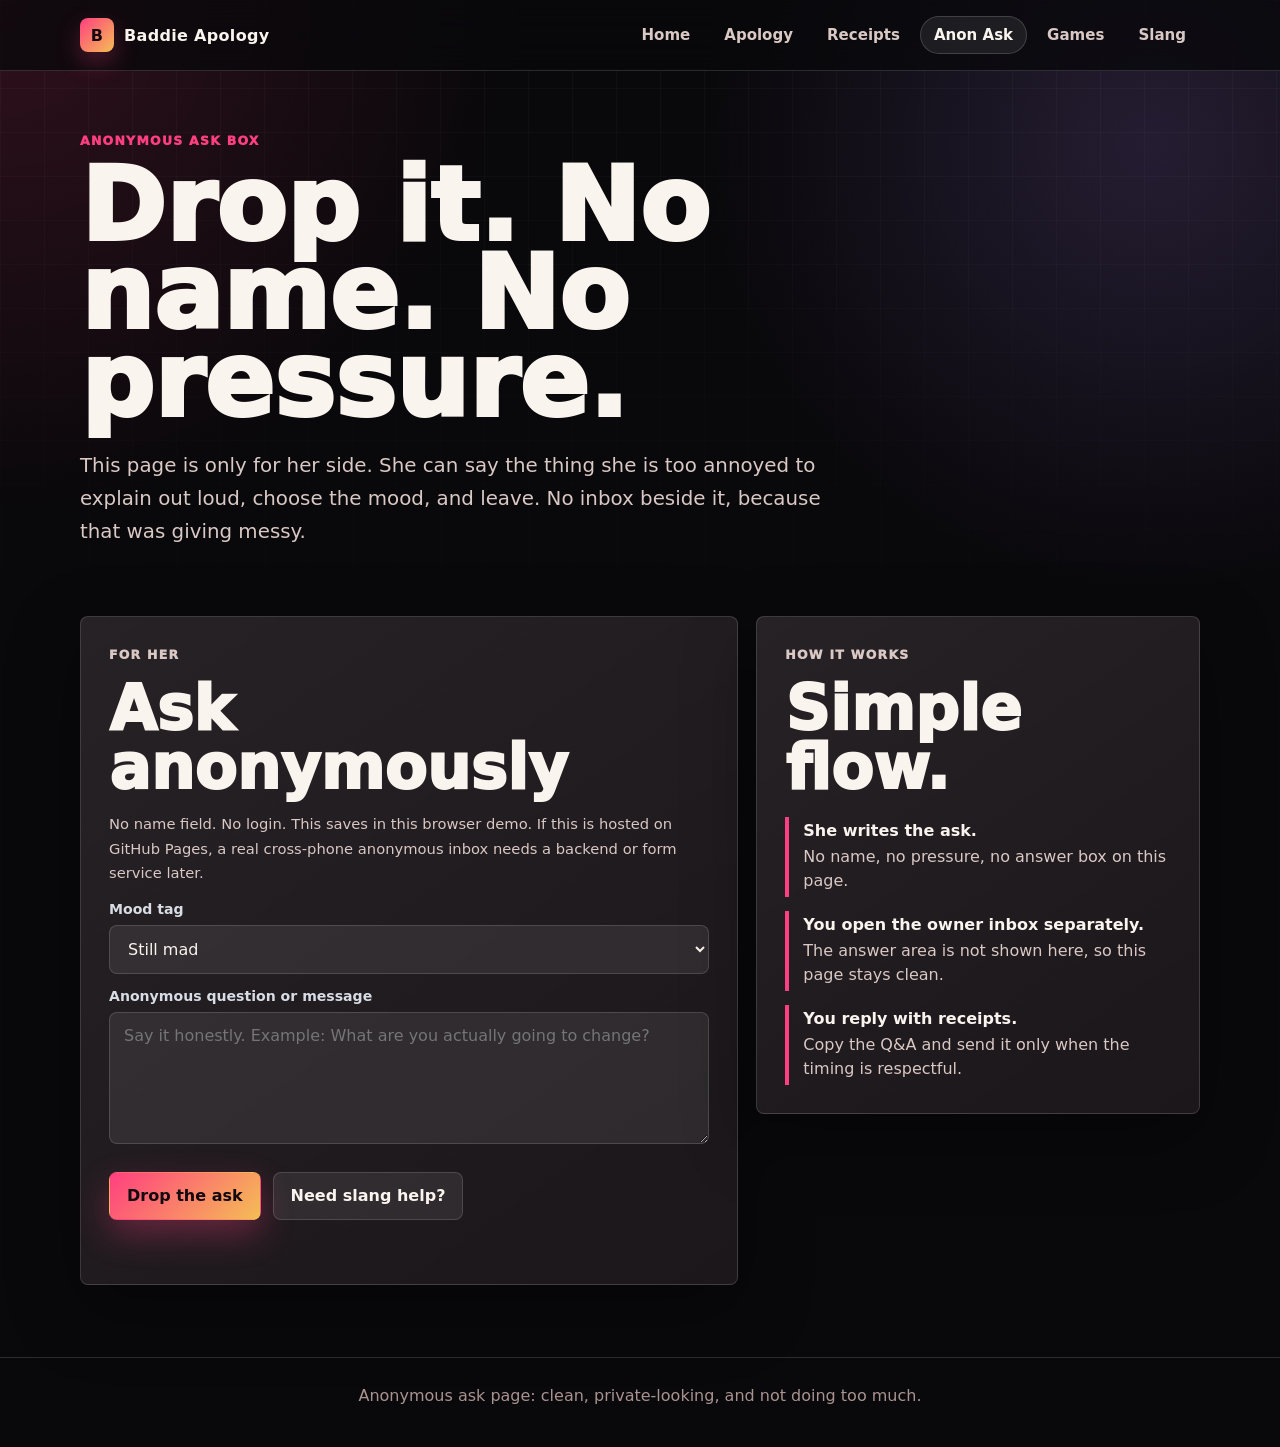
<file: questions.html>
<!doctype html>
<html lang="en">
  <head>
    <meta charset="utf-8">
    <meta name="viewport" content="width=device-width, initial-scale=1">
    <title>Anon Ask | Baddie Apology</title>
    <link rel="icon" type="image/svg+xml" href="favicon.svg">
    <link rel="stylesheet" href="styles.css">
  </head>
  <body>
    <header class="site-header">
      <div class="nav-wrap">
        <a class="brand" href="index.html"><span class="brand-mark">B</span>Baddie Apology</a>
        <nav class="nav-links" aria-label="Main navigation">
          <a href="index.html">Home</a>
          <a href="apology.html">Apology</a>
          <a href="receipts.html">Receipts</a>
          <a class="active" href="questions.html">Anon Ask</a>
          <a href="explore.html">Games</a>
          <a href="slang.html">Slang</a>
        </nav>
      </div>
    </header>

    <main>
      <section class="page-hero">
        <div class="wrap">
          <p class="eyebrow">Anonymous ask box</p>
          <h1>Drop it. No name. No pressure.</h1>
          <p class="lead">
            This page is only for her side. She can say the thing she is too annoyed to explain out loud,
            choose the mood, and leave. No inbox beside it, because that was giving messy.
          </p>
        </div>
      </section>

      <section class="section section-tight">
        <div class="wrap ask-layout">
          <form class="note-panel ask-card" id="questionForm">
            <p class="eyebrow">For her</p>
              <h2>Ask anonymously</h2>
              <p class="hint">
                No name field. No login. This saves in this browser demo. If this is hosted on GitHub Pages,
                a real cross-phone anonymous inbox needs a backend or form service later.
            </p>

            <div class="field">
              <label for="mood">Mood tag</label>
              <select id="mood" name="mood">
                <option>Still mad</option>
                <option>Need space</option>
                <option>Need clarity</option>
                <option>Need effort</option>
                <option>Real talk</option>
                <option>Side eye</option>
                <option>Receipts needed</option>
                <option>Lowkey hurt</option>
              </select>
            </div>

            <div class="field">
              <label for="question">Anonymous question or message</label>
              <textarea id="question" name="question" placeholder="Say it honestly. Example: What are you actually going to change?"></textarea>
            </div>

            <div class="button-row">
              <button class="button button-primary" type="submit">Drop the ask</button>
              <a class="button button-secondary" href="slang.html">Need slang help?</a>
            </div>
            <div class="toast" id="formToast" aria-live="polite"></div>
          </form>

          <aside class="note-panel">
            <p class="eyebrow">How it works</p>
            <h2>Simple flow.</h2>
            <ol class="step-list">
              <li><strong>She writes the ask.</strong><span>No name, no pressure, no answer box on this page.</span></li>
              <li><strong>You open the owner inbox separately.</strong><span>The answer area is not shown here, so this page stays clean.</span></li>
              <li><strong>You reply with receipts.</strong><span>Copy the Q&A and send it only when the timing is respectful.</span></li>
            </ol>
          </aside>
        </div>
      </section>
    </main>

    <footer class="footer">Anonymous ask page: clean, private-looking, and not doing too much.</footer>
    <script src="app.js"></script>
  </body>
</html>
</file>
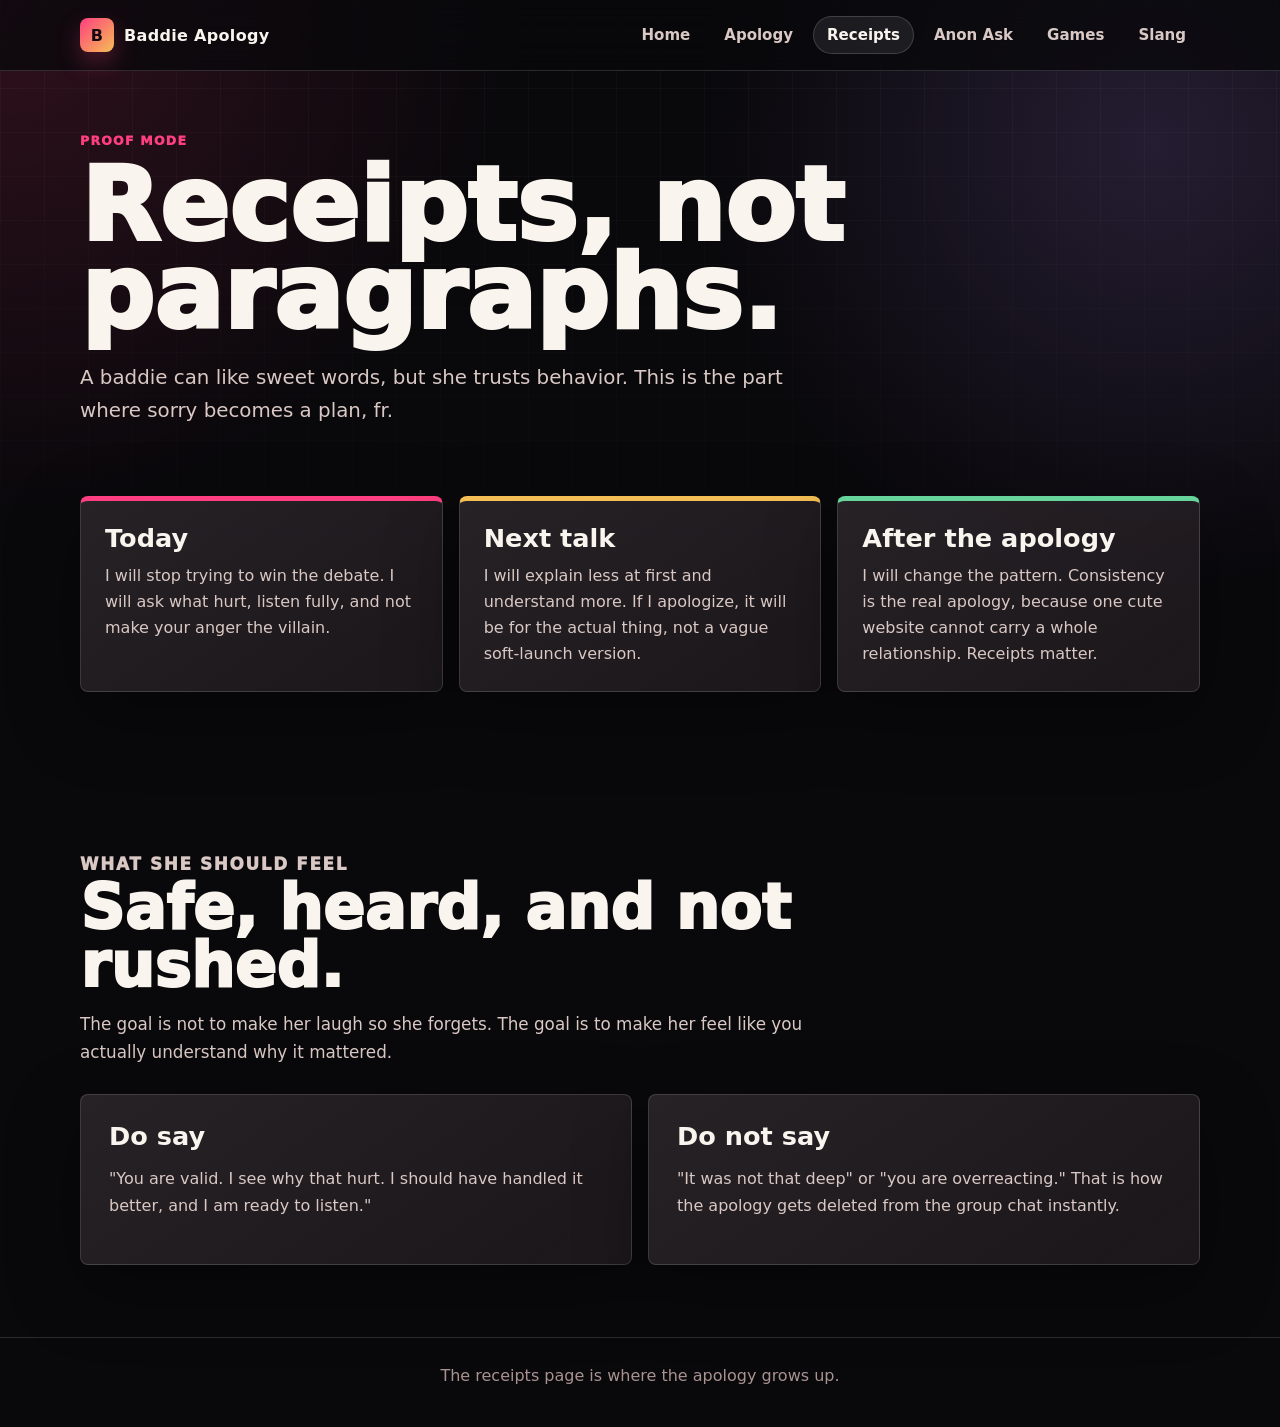
<file: receipts.html>
<!doctype html>
<html lang="en">
  <head>
    <meta charset="utf-8">
    <meta name="viewport" content="width=device-width, initial-scale=1">
    <title>Receipts | Baddie Apology</title>
    <link rel="icon" type="image/svg+xml" href="favicon.svg">
    <link rel="stylesheet" href="styles.css">
  </head>
  <body>
    <header class="site-header">
      <div class="nav-wrap">
        <a class="brand" href="index.html"><span class="brand-mark">B</span>Baddie Apology</a>
        <nav class="nav-links" aria-label="Main navigation">
          <a href="index.html">Home</a>
          <a href="apology.html">Apology</a>
          <a class="active" href="receipts.html">Receipts</a>
          <a href="questions.html">Anon Ask</a>
          <a href="explore.html">Games</a>
          <a href="slang.html">Slang</a>
        </nav>
      </div>
    </header>

    <main>
      <section class="page-hero">
        <div class="wrap">
          <p class="eyebrow">Proof mode</p>
          <h1>Receipts, not paragraphs.</h1>
          <p class="lead">
            A baddie can like sweet words, but she trusts behavior. This is the part where sorry becomes a plan, fr.
          </p>
        </div>
      </section>

      <section class="section section-tight">
        <div class="wrap grid-3">
          <article class="card kiss">
            <h3>Today</h3>
            <p>I will stop trying to win the debate. I will ask what hurt, listen fully, and not make your anger the villain.</p>
          </article>
          <article class="card receipt">
            <h3>Next talk</h3>
            <p>I will explain less at first and understand more. If I apologize, it will be for the actual thing, not a vague soft-launch version.</p>
          </article>
          <article class="card locked">
            <h3>After the apology</h3>
            <p>I will change the pattern. Consistency is the real apology, because one cute website cannot carry a whole relationship. Receipts matter.</p>
          </article>
        </div>
      </section>

      <section class="section">
        <div class="wrap">
          <div class="section-head">
            <p class="eyebrow">What she should feel</p>
            <h2>Safe, heard, and not rushed.</h2>
            <p>
              The goal is not to make her laugh so she forgets. The goal is to make her feel like you actually understand why it mattered.
            </p>
          </div>
          <div class="grid-2">
            <article class="note-panel">
              <h3>Do say</h3>
              <p>"You are valid. I see why that hurt. I should have handled it better, and I am ready to listen."</p>
            </article>
            <article class="note-panel">
              <h3>Do not say</h3>
              <p>"It was not that deep" or "you are overreacting." That is how the apology gets deleted from the group chat instantly.</p>
            </article>
          </div>
        </div>
      </section>
    </main>

    <footer class="footer">The receipts page is where the apology grows up.</footer>
    <script src="app.js"></script>
  </body>
</html>
</file>
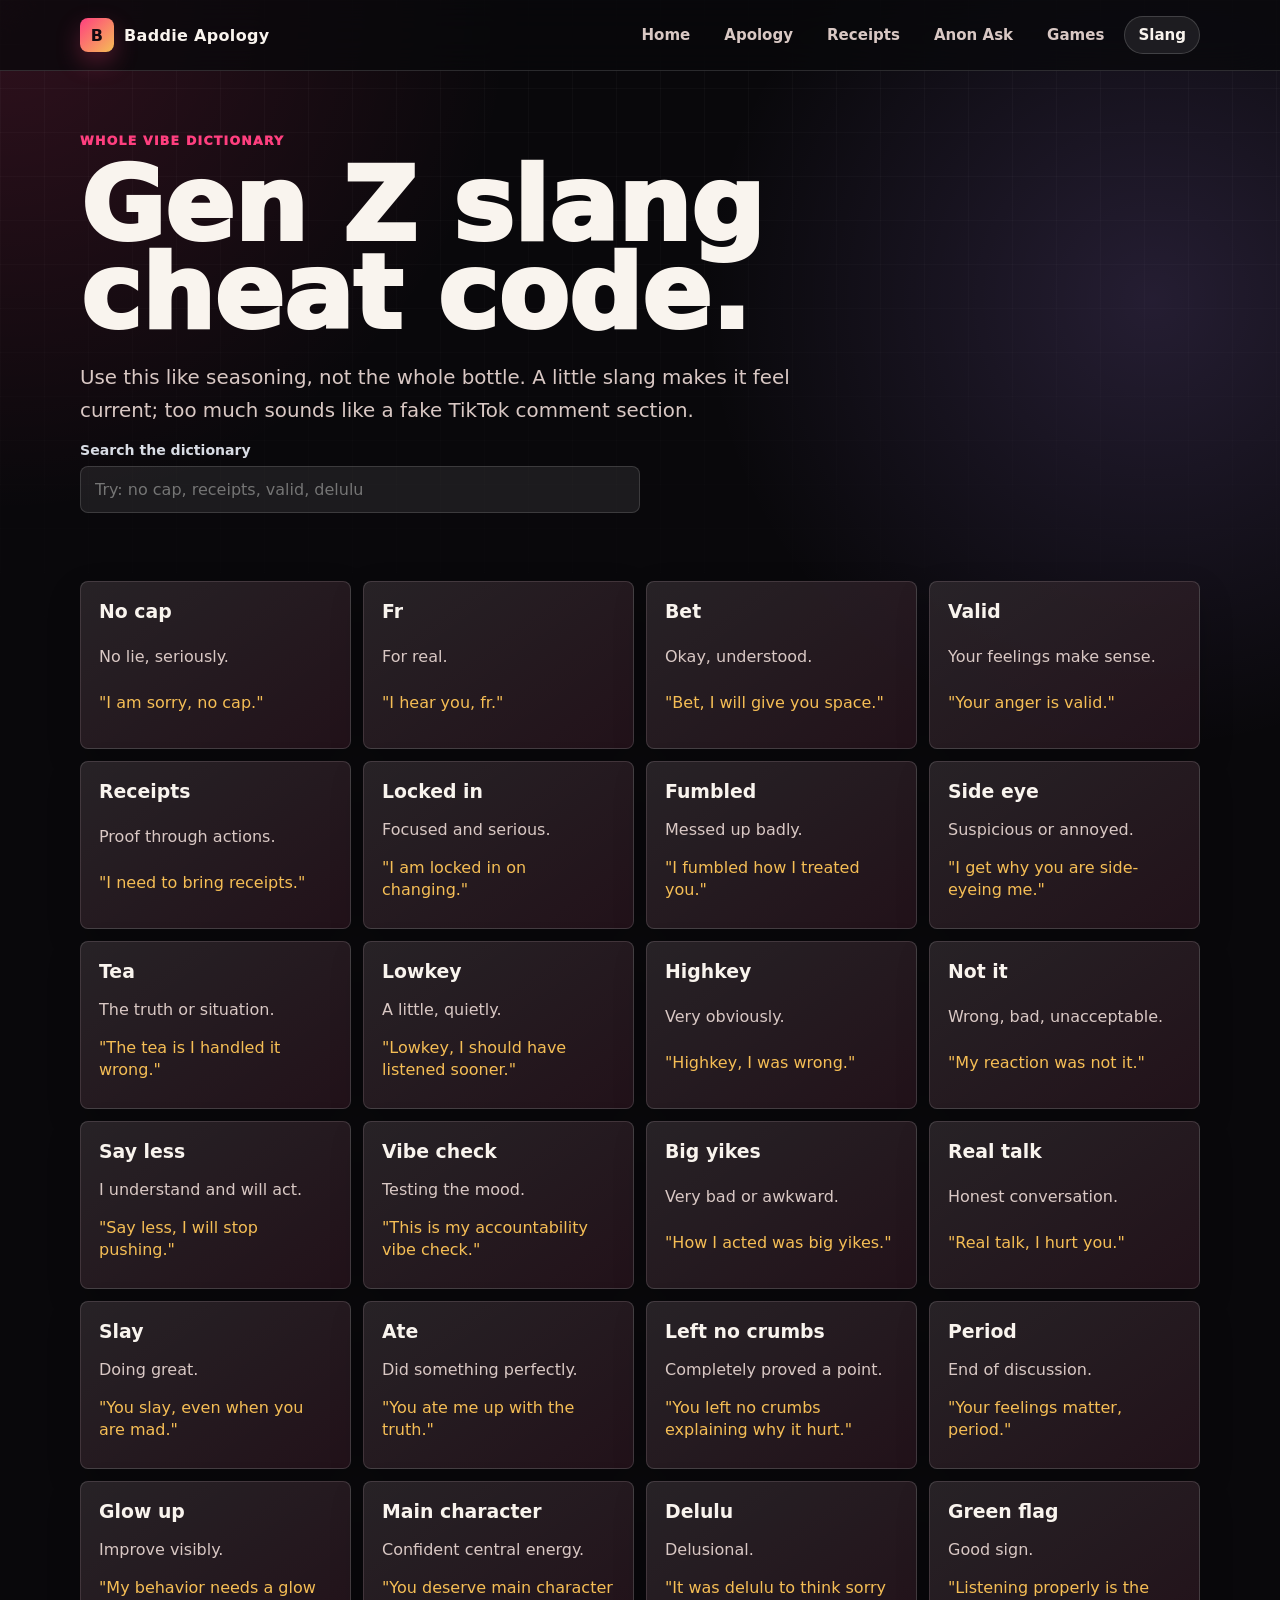
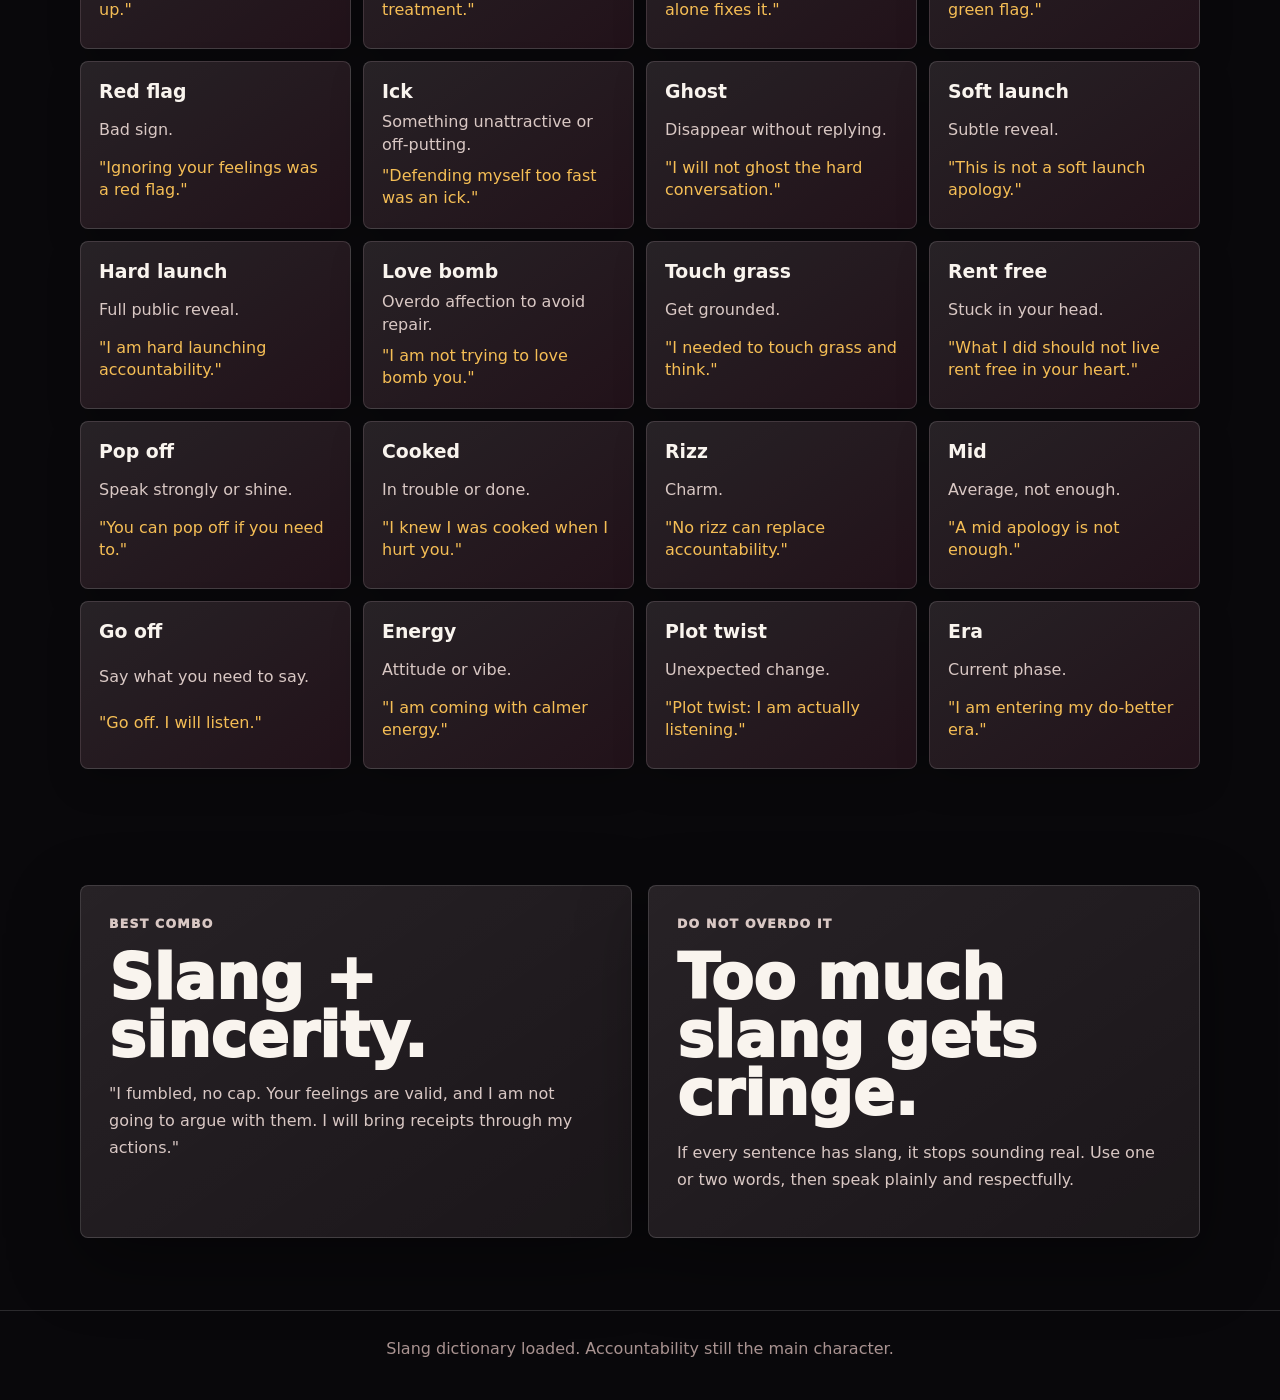
<file: slang.html>
<!doctype html>
<html lang="en">
  <head>
    <meta charset="utf-8">
    <meta name="viewport" content="width=device-width, initial-scale=1">
    <title>Gen Z Slang Dictionary | Baddie Apology</title>
    <link rel="icon" type="image/svg+xml" href="favicon.svg">
    <link rel="stylesheet" href="styles.css">
  </head>
  <body>
    <header class="site-header">
      <div class="nav-wrap">
        <a class="brand" href="index.html"><span class="brand-mark">B</span>Baddie Apology</a>
        <nav class="nav-links" aria-label="Main navigation">
          <a href="index.html">Home</a>
          <a href="apology.html">Apology</a>
          <a href="receipts.html">Receipts</a>
          <a href="questions.html">Anon Ask</a>
          <a href="explore.html">Games</a>
          <a class="active" href="slang.html">Slang</a>
        </nav>
      </div>
    </header>

    <main>
      <section class="page-hero">
        <div class="wrap">
          <p class="eyebrow">Whole vibe dictionary</p>
          <h1>Gen Z slang cheat code.</h1>
          <p class="lead">
            Use this like seasoning, not the whole bottle. A little slang makes it feel current; too much sounds like a fake TikTok comment section.
          </p>
          <div class="field search-field">
            <label for="slangSearch">Search the dictionary</label>
            <input id="slangSearch" type="search" placeholder="Try: no cap, receipts, valid, delulu">
          </div>
        </div>
      </section>

      <section class="section section-tight">
        <div class="wrap">
          <div class="dictionary-grid">
            <article class="dict-card"><strong>No cap</strong><span>No lie, seriously.</span><em>"I am sorry, no cap."</em></article>
            <article class="dict-card"><strong>Fr</strong><span>For real.</span><em>"I hear you, fr."</em></article>
            <article class="dict-card"><strong>Bet</strong><span>Okay, understood.</span><em>"Bet, I will give you space."</em></article>
            <article class="dict-card"><strong>Valid</strong><span>Your feelings make sense.</span><em>"Your anger is valid."</em></article>
            <article class="dict-card"><strong>Receipts</strong><span>Proof through actions.</span><em>"I need to bring receipts."</em></article>
            <article class="dict-card"><strong>Locked in</strong><span>Focused and serious.</span><em>"I am locked in on changing."</em></article>
            <article class="dict-card"><strong>Fumbled</strong><span>Messed up badly.</span><em>"I fumbled how I treated you."</em></article>
            <article class="dict-card"><strong>Side eye</strong><span>Suspicious or annoyed.</span><em>"I get why you are side-eyeing me."</em></article>
            <article class="dict-card"><strong>Tea</strong><span>The truth or situation.</span><em>"The tea is I handled it wrong."</em></article>
            <article class="dict-card"><strong>Lowkey</strong><span>A little, quietly.</span><em>"Lowkey, I should have listened sooner."</em></article>
            <article class="dict-card"><strong>Highkey</strong><span>Very obviously.</span><em>"Highkey, I was wrong."</em></article>
            <article class="dict-card"><strong>Not it</strong><span>Wrong, bad, unacceptable.</span><em>"My reaction was not it."</em></article>
            <article class="dict-card"><strong>Say less</strong><span>I understand and will act.</span><em>"Say less, I will stop pushing."</em></article>
            <article class="dict-card"><strong>Vibe check</strong><span>Testing the mood.</span><em>"This is my accountability vibe check."</em></article>
            <article class="dict-card"><strong>Big yikes</strong><span>Very bad or awkward.</span><em>"How I acted was big yikes."</em></article>
            <article class="dict-card"><strong>Real talk</strong><span>Honest conversation.</span><em>"Real talk, I hurt you."</em></article>
            <article class="dict-card"><strong>Slay</strong><span>Doing great.</span><em>"You slay, even when you are mad."</em></article>
            <article class="dict-card"><strong>Ate</strong><span>Did something perfectly.</span><em>"You ate me up with the truth."</em></article>
            <article class="dict-card"><strong>Left no crumbs</strong><span>Completely proved a point.</span><em>"You left no crumbs explaining why it hurt."</em></article>
            <article class="dict-card"><strong>Period</strong><span>End of discussion.</span><em>"Your feelings matter, period."</em></article>
            <article class="dict-card"><strong>Glow up</strong><span>Improve visibly.</span><em>"My behavior needs a glow up."</em></article>
            <article class="dict-card"><strong>Main character</strong><span>Confident central energy.</span><em>"You deserve main character treatment."</em></article>
            <article class="dict-card"><strong>Delulu</strong><span>Delusional.</span><em>"It was delulu to think sorry alone fixes it."</em></article>
            <article class="dict-card"><strong>Green flag</strong><span>Good sign.</span><em>"Listening properly is the green flag."</em></article>
            <article class="dict-card"><strong>Red flag</strong><span>Bad sign.</span><em>"Ignoring your feelings was a red flag."</em></article>
            <article class="dict-card"><strong>Ick</strong><span>Something unattractive or off-putting.</span><em>"Defending myself too fast was an ick."</em></article>
            <article class="dict-card"><strong>Ghost</strong><span>Disappear without replying.</span><em>"I will not ghost the hard conversation."</em></article>
            <article class="dict-card"><strong>Soft launch</strong><span>Subtle reveal.</span><em>"This is not a soft launch apology."</em></article>
            <article class="dict-card"><strong>Hard launch</strong><span>Full public reveal.</span><em>"I am hard launching accountability."</em></article>
            <article class="dict-card"><strong>Love bomb</strong><span>Overdo affection to avoid repair.</span><em>"I am not trying to love bomb you."</em></article>
            <article class="dict-card"><strong>Touch grass</strong><span>Get grounded.</span><em>"I needed to touch grass and think."</em></article>
            <article class="dict-card"><strong>Rent free</strong><span>Stuck in your head.</span><em>"What I did should not live rent free in your heart."</em></article>
            <article class="dict-card"><strong>Pop off</strong><span>Speak strongly or shine.</span><em>"You can pop off if you need to."</em></article>
            <article class="dict-card"><strong>Cooked</strong><span>In trouble or done.</span><em>"I knew I was cooked when I hurt you."</em></article>
            <article class="dict-card"><strong>Rizz</strong><span>Charm.</span><em>"No rizz can replace accountability."</em></article>
            <article class="dict-card"><strong>Mid</strong><span>Average, not enough.</span><em>"A mid apology is not enough."</em></article>
            <article class="dict-card"><strong>Go off</strong><span>Say what you need to say.</span><em>"Go off. I will listen."</em></article>
            <article class="dict-card"><strong>Energy</strong><span>Attitude or vibe.</span><em>"I am coming with calmer energy."</em></article>
            <article class="dict-card"><strong>Plot twist</strong><span>Unexpected change.</span><em>"Plot twist: I am actually listening."</em></article>
            <article class="dict-card"><strong>Era</strong><span>Current phase.</span><em>"I am entering my do-better era."</em></article>
          </div>
        </div>
      </section>

      <section class="section section-tight">
        <div class="wrap grid-2">
          <article class="note-panel">
            <p class="eyebrow">Best combo</p>
            <h2>Slang + sincerity.</h2>
            <p>
              "I fumbled, no cap. Your feelings are valid, and I am not going to argue with them. I will bring receipts through my actions."
            </p>
          </article>
          <article class="note-panel">
            <p class="eyebrow">Do not overdo it</p>
            <h2>Too much slang gets cringe.</h2>
            <p>
              If every sentence has slang, it stops sounding real. Use one or two words, then speak plainly and respectfully.
            </p>
          </article>
        </div>
      </section>
    </main>

    <footer class="footer">Slang dictionary loaded. Accountability still the main character.</footer>
    <script src="app.js"></script>
  </body>
</html>
</file>
<file: styles.css>
:root {
  --ink: #f9f4ee;
  --soft: #d9c8c4;
  --muted: #a99391;
  --night: #09080b;
  --panel: rgba(24, 18, 23, 0.82);
  --panel-solid: #171116;
  --line: rgba(255, 255, 255, 0.14);
  --hot: #ff3f7f;
  --hot-deep: #b50f4b;
  --cherry: #e33a4d;
  --chrome: #d8dce4;
  --lilac: #b58cff;
  --gold: #f5be55;
  --green: #67d49b;
  --shadow: 0 24px 70px rgba(0, 0, 0, 0.38);
}

* {
  box-sizing: border-box;
}

html {
  scroll-behavior: smooth;
}

body {
  margin: 0;
  color: var(--ink);
  background:
    radial-gradient(circle at top left, rgba(255, 63, 127, 0.16), transparent 32rem),
    radial-gradient(circle at 90% 10%, rgba(181, 140, 255, 0.16), transparent 28rem),
    var(--night);
  font-family: Inter, ui-sans-serif, system-ui, -apple-system, BlinkMacSystemFont, "Segoe UI", sans-serif;
}

body::before {
  content: "";
  position: fixed;
  inset: 0;
  z-index: -2;
  pointer-events: none;
  background-image:
    linear-gradient(rgba(255, 255, 255, 0.03) 1px, transparent 1px),
    linear-gradient(90deg, rgba(255, 255, 255, 0.03) 1px, transparent 1px);
  background-size: 44px 44px;
  mask-image: linear-gradient(180deg, black, transparent 78%);
}

a {
  color: inherit;
}

button,
input,
textarea,
select {
  font: inherit;
}

button,
select {
  cursor: pointer;
}

.site-header {
  position: sticky;
  top: 0;
  z-index: 20;
  border-bottom: 1px solid var(--line);
  background: rgba(9, 8, 11, 0.76);
  backdrop-filter: blur(18px);
}

.nav-wrap {
  width: min(1120px, calc(100% - 28px));
  min-height: 70px;
  margin: 0 auto;
  display: flex;
  align-items: center;
  justify-content: space-between;
  gap: 18px;
}

.brand {
  display: inline-flex;
  align-items: center;
  gap: 10px;
  color: var(--ink);
  text-decoration: none;
  font-weight: 900;
  letter-spacing: 0.02em;
}

.brand-mark {
  width: 34px;
  height: 34px;
  border-radius: 8px;
  display: inline-grid;
  place-items: center;
  color: #160b12;
  background: linear-gradient(135deg, var(--hot), var(--gold));
  box-shadow: 0 10px 24px rgba(255, 63, 127, 0.28);
}

.nav-links {
  display: flex;
  align-items: center;
  gap: 6px;
  overflow-x: auto;
  padding: 12px 0;
}

.nav-links a {
  min-height: 38px;
  border: 1px solid transparent;
  border-radius: 999px;
  display: inline-flex;
  align-items: center;
  white-space: nowrap;
  padding: 8px 13px;
  color: var(--soft);
  text-decoration: none;
  font-size: 0.94rem;
  font-weight: 800;
}

.nav-links a:hover,
.nav-links a.active {
  border-color: rgba(255, 255, 255, 0.16);
  color: var(--ink);
  background: rgba(255, 255, 255, 0.08);
}

.hero {
  position: relative;
  min-height: calc(100vh - 70px);
  display: grid;
  align-items: center;
  overflow: hidden;
  isolation: isolate;
  padding: 72px 0 98px;
  background-image:
    linear-gradient(90deg, rgba(9, 8, 11, 0.36), rgba(9, 8, 11, 0.86) 54%, rgba(9, 8, 11, 0.98)),
    url("baddie-hero.png");
  background-size: cover;
  background-position: center;
}

.hero::after {
  content: "";
  position: absolute;
  inset: auto 0 0;
  height: 30%;
  z-index: -1;
  background: linear-gradient(0deg, var(--night), transparent);
}

.hero-inner,
.wrap {
  width: min(1120px, calc(100% - 32px));
  margin: 0 auto;
}

.hero-grid {
  display: grid;
  grid-template-columns: minmax(0, 0.9fr) minmax(340px, 0.78fr);
  gap: 42px;
  align-items: center;
}

.hero-copy {
  grid-column: 2;
}

.eyebrow {
  margin: 0 0 14px;
  color: var(--hot);
  font-size: 0.78rem;
  font-weight: 950;
  letter-spacing: 0.1em;
  text-transform: uppercase;
}

h1,
h2,
h3 {
  margin: 0;
  letter-spacing: 0;
}

h1 {
  max-width: 11ch;
  font-size: clamp(3.25rem, 8vw, 7.25rem);
  line-height: 0.86;
  font-weight: 950;
}

h2 {
  font-size: clamp(2.15rem, 4.8vw, 4.6rem);
  line-height: 0.95;
  font-weight: 950;
}

h3 {
  font-size: clamp(1.35rem, 2vw, 1.85rem);
  line-height: 1.05;
}

.lead {
  max-width: 44rem;
  margin: 24px 0 0;
  color: var(--soft);
  font-size: clamp(1.05rem, 2vw, 1.24rem);
  line-height: 1.65;
}

.actions,
.button-row {
  display: flex;
  flex-wrap: wrap;
  gap: 12px;
  margin-top: 28px;
}

.button {
  min-height: 48px;
  border: 1px solid transparent;
  border-radius: 8px;
  display: inline-flex;
  align-items: center;
  justify-content: center;
  gap: 9px;
  padding: 12px 17px;
  color: var(--ink);
  font-weight: 900;
  text-decoration: none;
  transition: transform 160ms ease, border-color 160ms ease, background 160ms ease;
}

.button:hover {
  transform: translateY(-2px);
}

.button-primary {
  color: #130a10;
  background: linear-gradient(135deg, var(--hot), var(--gold));
  box-shadow: 0 14px 34px rgba(255, 63, 127, 0.32);
}

.button-secondary {
  border-color: var(--line);
  background: rgba(255, 255, 255, 0.08);
}

.button-ghost {
  border-color: rgba(255, 63, 127, 0.34);
  color: var(--ink);
  background: rgba(255, 63, 127, 0.1);
}

.section {
  padding: 72px 0;
}

.section-tight {
  padding-top: 44px;
}

.section-head {
  max-width: 760px;
  margin-bottom: 28px;
}

.section-head p {
  margin: 15px 0 0;
  color: var(--soft);
  font-size: 1.05rem;
  line-height: 1.66;
}

.glass,
.card,
.qa-card,
.note-panel {
  border: 1px solid var(--line);
  border-radius: 8px;
  background:
    linear-gradient(145deg, rgba(255, 255, 255, 0.08), rgba(255, 255, 255, 0.03)),
    var(--panel);
  box-shadow: var(--shadow);
}

.stat-strip {
  display: grid;
  grid-template-columns: repeat(3, 1fr);
  gap: 14px;
  margin-top: 34px;
}

.stat {
  padding: 18px;
}

.stat strong {
  display: block;
  color: var(--chrome);
  font-size: 1.75rem;
  line-height: 1;
}

.stat span {
  display: block;
  margin-top: 7px;
  color: var(--muted);
  font-weight: 750;
}

.grid-3,
.grid-2 {
  display: grid;
  gap: 16px;
}

.grid-3 {
  grid-template-columns: repeat(3, 1fr);
}

.grid-2 {
  grid-template-columns: repeat(2, 1fr);
}

.card {
  padding: 24px;
}

.card.kiss {
  border-top: 5px solid var(--hot);
}

.card.receipt {
  border-top: 5px solid var(--gold);
}

.card.locked {
  border-top: 5px solid var(--green);
}

.card p {
  margin: 12px 0 0;
  color: var(--soft);
  line-height: 1.62;
}

.route-card {
  display: block;
  color: inherit;
  text-decoration: none;
  transition: transform 180ms ease, border-color 180ms ease, background 180ms ease;
}

.route-card:hover {
  border-color: rgba(255, 63, 127, 0.48);
  background:
    linear-gradient(145deg, rgba(255, 63, 127, 0.14), rgba(255, 255, 255, 0.04)),
    var(--panel);
  transform: translateY(-4px);
}

.pill-list {
  display: flex;
  flex-wrap: wrap;
  gap: 9px;
  margin-top: 22px;
}

.pill {
  border: 1px solid rgba(255, 255, 255, 0.16);
  border-radius: 999px;
  padding: 8px 12px;
  color: var(--soft);
  background: rgba(255, 255, 255, 0.07);
  font-size: 0.92rem;
  font-weight: 850;
}

.page-hero {
  padding: 62px 0 24px;
}

.page-hero .lead {
  max-width: 760px;
}

.search-field {
  max-width: 560px;
  margin-top: 26px;
}

.vibe-layout {
  display: grid;
  grid-template-columns: minmax(280px, 0.72fr) minmax(0, 1fr);
  gap: 18px;
  align-items: stretch;
}

.choice-panel,
.response-panel {
  padding: 24px;
}

.choice-buttons {
  display: grid;
  gap: 10px;
  margin-top: 22px;
}

.choice-buttons.compact {
  gap: 8px;
}

.choice-button {
  width: 100%;
  min-height: 58px;
  border: 1px solid var(--line);
  border-radius: 8px;
  display: grid;
  grid-template-columns: 34px 1fr;
  gap: 12px;
  align-items: center;
  padding: 10px 14px;
  color: var(--ink);
  background: rgba(255, 255, 255, 0.06);
  text-align: left;
  font-weight: 900;
}

.choice-button:hover,
.choice-button.active {
  border-color: rgba(255, 63, 127, 0.56);
  background: rgba(255, 63, 127, 0.16);
}

.choice-button span {
  width: 34px;
  height: 34px;
  border-radius: 50%;
  display: inline-grid;
  place-items: center;
  color: #160b12;
  background: linear-gradient(135deg, var(--hot), var(--gold));
  font-weight: 950;
}

.response-panel {
  display: grid;
  align-content: center;
  border-left: 6px solid var(--hot);
}

.response-panel p,
.note-panel p,
.qa-card p {
  color: var(--soft);
  line-height: 1.68;
}

.note-panel {
  padding: 28px;
}

.note-panel.big p {
  margin: 0;
  font-size: clamp(1.2rem, 2vw, 1.55rem);
  line-height: 1.58;
}

.signature {
  margin-top: 18px;
  color: var(--hot);
  font-weight: 950;
}

.form-grid {
  display: grid;
  grid-template-columns: 0.8fr 1fr;
  gap: 18px;
  align-items: start;
}

.ask-layout {
  display: grid;
  grid-template-columns: minmax(300px, 0.92fr) minmax(280px, 0.62fr);
  gap: 18px;
  align-items: start;
}

.ask-card {
  min-height: 100%;
}

.field {
  display: grid;
  gap: 8px;
  margin-top: 14px;
}

.field label {
  color: var(--chrome);
  font-size: 0.88rem;
  font-weight: 900;
}

.field input,
.field textarea,
.field select {
  width: 100%;
  border: 1px solid var(--line);
  border-radius: 8px;
  color: var(--ink);
  background: rgba(255, 255, 255, 0.08);
  outline: none;
  padding: 13px 14px;
}

.field textarea {
  min-height: 132px;
  resize: vertical;
}

.field input:focus,
.field textarea:focus,
.field select:focus {
  border-color: rgba(255, 63, 127, 0.62);
  box-shadow: 0 0 0 4px rgba(255, 63, 127, 0.12);
}

.hint {
  color: var(--muted);
  font-size: 0.92rem;
  line-height: 1.5;
}

.step-list {
  display: grid;
  gap: 14px;
  margin: 20px 0 0;
  padding: 0;
  list-style: none;
}

.step-list li {
  display: grid;
  gap: 5px;
  border-left: 4px solid var(--hot);
  padding: 4px 0 4px 14px;
}

.step-list strong {
  color: var(--ink);
}

.step-list span {
  color: var(--soft);
  line-height: 1.5;
}

.qa-list {
  display: grid;
  gap: 14px;
}

.inbox-list {
  margin-top: 18px;
}

.qa-card {
  padding: 20px;
}

.qa-meta {
  display: flex;
  flex-wrap: wrap;
  gap: 8px;
  margin-bottom: 12px;
  color: var(--muted);
  font-size: 0.85rem;
  font-weight: 850;
}

.qa-question {
  margin: 0;
  color: var(--ink);
  font-size: 1.12rem;
  font-weight: 900;
  line-height: 1.45;
}

.answer-box {
  margin-top: 14px;
}

.answer-box textarea {
  min-height: 92px;
}

.qa-actions {
  display: flex;
  flex-wrap: wrap;
  gap: 10px;
  margin-top: 12px;
}

.empty-state {
  border: 1px dashed rgba(255, 255, 255, 0.22);
  border-radius: 8px;
  padding: 28px;
  color: var(--soft);
  text-align: center;
}

.dictionary-grid {
  display: grid;
  grid-template-columns: repeat(4, 1fr);
  gap: 12px;
}

.dict-card {
  border: 1px solid var(--line);
  border-radius: 8px;
  display: grid;
  gap: 8px;
  min-height: 168px;
  padding: 18px;
  background:
    linear-gradient(145deg, rgba(255, 255, 255, 0.08), rgba(255, 63, 127, 0.06)),
    var(--panel);
  box-shadow: 0 14px 34px rgba(0, 0, 0, 0.2);
}

.dict-card strong {
  color: var(--ink);
  font-size: 1.18rem;
}

.dict-card span {
  color: var(--soft);
  line-height: 1.45;
}

.dict-card em {
  color: var(--gold);
  font-style: normal;
  line-height: 1.4;
}

.dict-card.hidden {
  display: none;
}

.quest-head {
  display: grid;
  grid-template-columns: 1fr minmax(220px, 0.32fr);
  gap: 24px;
  align-items: center;
  padding: 26px;
}

.quest-progress strong {
  display: block;
  margin-bottom: 10px;
  color: var(--gold);
  font-size: 2.4rem;
  line-height: 1;
}

.progress-track {
  height: 12px;
  border-radius: 999px;
  overflow: hidden;
  background: rgba(255, 255, 255, 0.12);
}

.progress-fill {
  width: 0;
  height: 100%;
  border-radius: inherit;
  background: linear-gradient(90deg, var(--hot), var(--gold), var(--green));
  transition: width 220ms ease;
}

.quest-grid {
  display: grid;
  grid-template-columns: repeat(3, 1fr);
  gap: 14px;
  margin-top: 16px;
}

.quest-card {
  border: 1px solid var(--line);
  border-radius: 8px;
  display: grid;
  gap: 12px;
  min-height: 210px;
  padding: 22px;
  color: var(--ink);
  background:
    linear-gradient(145deg, rgba(255, 255, 255, 0.08), rgba(255, 255, 255, 0.03)),
    var(--panel);
  text-align: left;
  box-shadow: var(--shadow);
  transition: transform 180ms ease, border-color 180ms ease, background 180ms ease;
}

.quest-card:hover,
.quest-card.done {
  border-color: rgba(255, 63, 127, 0.58);
  transform: translateY(-4px);
}

.quest-card.done {
  background:
    linear-gradient(145deg, rgba(103, 212, 155, 0.18), rgba(255, 63, 127, 0.1)),
    var(--panel);
}

.quest-card span {
  color: var(--gold);
  font-weight: 950;
}

.quest-card strong {
  font-size: 1.5rem;
}

.quest-card em {
  color: var(--soft);
  font-style: normal;
  line-height: 1.5;
}

.unlock-panel {
  border: 1px solid var(--line);
  border-radius: 8px;
  margin-top: 16px;
  padding: 28px;
  background:
    linear-gradient(135deg, rgba(255, 63, 127, 0.12), rgba(181, 140, 255, 0.1)),
    var(--panel);
  box-shadow: var(--shadow);
}

.unlock-panel.unlocked {
  border-color: rgba(103, 212, 155, 0.55);
}

.spin-panel p#randomLine {
  min-height: 86px;
  font-size: 1.2rem;
}

.game-menu {
  display: flex;
  flex-wrap: wrap;
  gap: 10px;
}

.wheel-face {
  width: min(260px, 100%);
  aspect-ratio: 1;
  border: 10px solid rgba(255, 255, 255, 0.12);
  border-radius: 50%;
  display: grid;
  place-items: center;
  margin-top: 22px;
  color: #130a10;
  background:
    conic-gradient(from 20deg, var(--hot), var(--gold), var(--green), var(--lilac), var(--hot));
  box-shadow: 0 20px 55px rgba(255, 63, 127, 0.22);
  font-size: clamp(2rem, 5vw, 3.6rem);
  font-weight: 950;
  transition: transform 700ms cubic-bezier(0.2, 0.8, 0.2, 1);
}

.flag-scenario {
  border: 1px solid var(--line);
  border-radius: 8px;
  margin-top: 20px;
  padding: 18px;
  color: var(--ink);
  background: rgba(255, 255, 255, 0.08);
  font-size: 1.14rem;
  font-weight: 900;
  line-height: 1.45;
}

.memory-board {
  display: grid;
  grid-template-columns: repeat(3, 1fr);
  gap: 12px;
}

.memory-card {
  min-height: 124px;
  border: 1px solid var(--line);
  border-radius: 8px;
  color: var(--ink);
  background:
    linear-gradient(145deg, rgba(255, 63, 127, 0.22), rgba(181, 140, 255, 0.12)),
    var(--panel);
  font-size: 1.4rem;
  font-weight: 950;
  box-shadow: var(--shadow);
  transition: transform 160ms ease, border-color 160ms ease, background 160ms ease;
}

.memory-card:hover,
.memory-card.flipped {
  border-color: rgba(255, 63, 127, 0.62);
  transform: translateY(-2px);
}

.memory-card.matched {
  border-color: rgba(103, 212, 155, 0.64);
  background:
    linear-gradient(145deg, rgba(103, 212, 155, 0.22), rgba(255, 190, 85, 0.12)),
    var(--panel);
}

.playlist-card {
  border: 1px solid var(--line);
  border-radius: 8px;
  display: grid;
  gap: 9px;
  min-height: 150px;
  padding: 22px;
  color: var(--ink);
  background:
    linear-gradient(145deg, rgba(255, 255, 255, 0.08), rgba(255, 63, 127, 0.08)),
    var(--panel);
  text-align: left;
  box-shadow: var(--shadow);
  transition: transform 160ms ease, border-color 160ms ease;
}

.playlist-card:hover,
.playlist-card.active {
  border-color: rgba(245, 190, 85, 0.66);
  transform: translateY(-3px);
}

.playlist-card strong {
  font-size: 1.4rem;
}

.playlist-card span {
  color: var(--soft);
  line-height: 1.5;
}

.secret-line p {
  margin: 0;
  font-size: clamp(1.25rem, 2.2vw, 1.8rem);
  line-height: 1.55;
}

.secret-word {
  border: 1px solid rgba(255, 63, 127, 0.46);
  border-radius: 999px;
  color: var(--ink);
  background: rgba(255, 63, 127, 0.13);
  padding: 5px 12px;
  font-weight: 950;
}

.secret-word.found {
  border-color: rgba(103, 212, 155, 0.7);
  background: rgba(103, 212, 155, 0.16);
}

.toast {
  min-height: 24px;
  margin-top: 12px;
  color: var(--green);
  font-weight: 900;
}

.footer {
  border-top: 1px solid var(--line);
  padding: 28px 18px 42px;
  color: var(--muted);
  text-align: center;
}

@media (max-width: 900px) {
  .nav-wrap {
    align-items: flex-start;
    flex-direction: column;
    padding: 12px 0 6px;
  }

  .hero {
    min-height: auto;
    padding-top: 42px;
    background-image:
      linear-gradient(0deg, rgba(9, 8, 11, 0.98), rgba(9, 8, 11, 0.68) 55%, rgba(9, 8, 11, 0.22)),
      url("baddie-hero.png");
    background-position: 26% center;
  }

  .hero-grid,
  .vibe-layout,
  .ask-layout,
  .form-grid,
  .quest-head,
  .grid-2 {
    grid-template-columns: 1fr;
  }

  .hero-copy {
    grid-column: 1;
    padding-top: 43vh;
  }

  .grid-3,
  .dictionary-grid,
  .quest-grid,
  .memory-board,
  .stat-strip {
    grid-template-columns: 1fr;
  }
}

@media (max-width: 560px) {
  .hero-inner,
  .wrap {
    width: min(100% - 24px, 1120px);
  }

  .actions,
  .button-row,
  .button {
    width: 100%;
  }

  .card,
  .choice-panel,
  .response-panel,
  .note-panel,
  .qa-card {
    padding: 20px;
  }

  .nav-links {
    width: 100%;
  }
}
</file>
